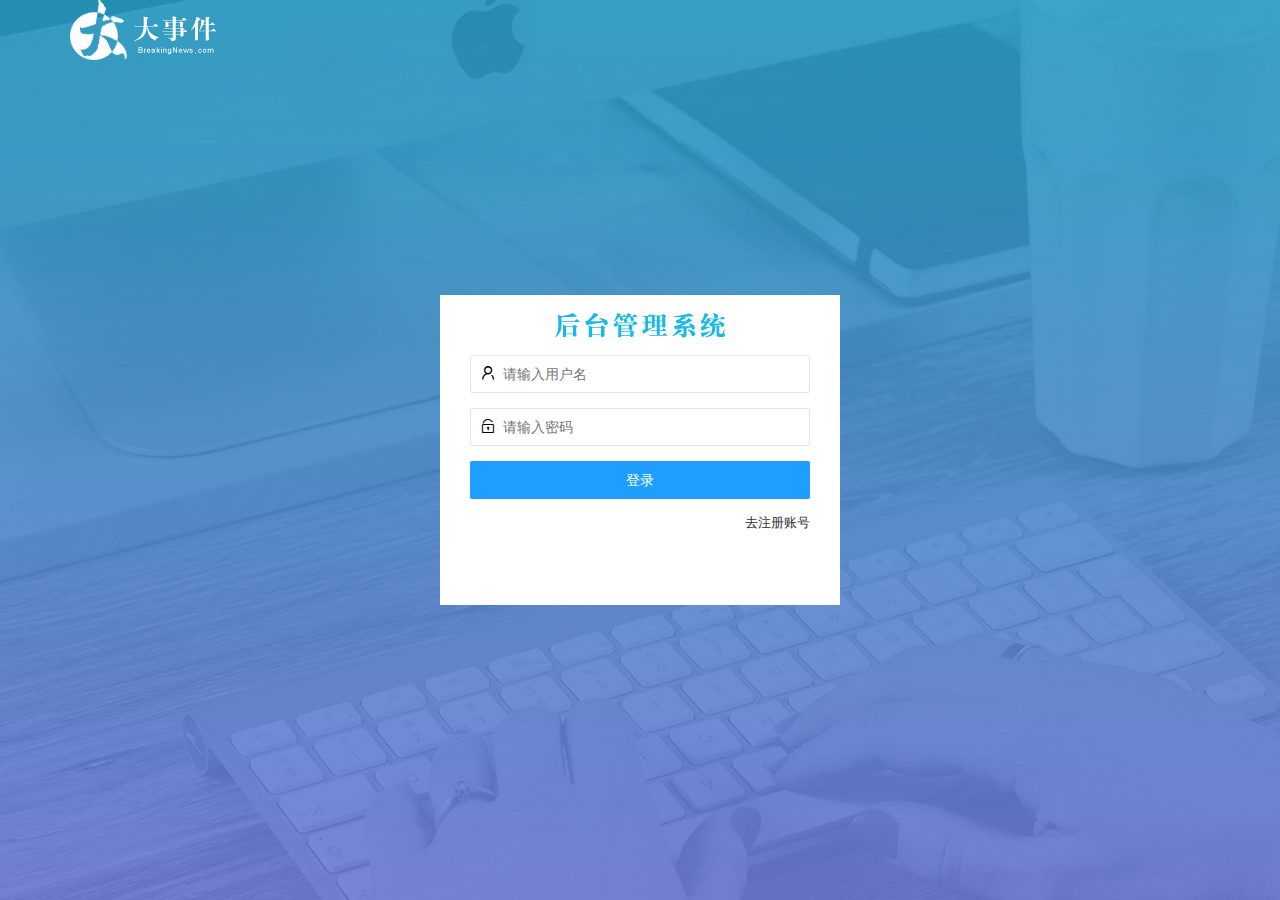
<file: login.html>
<!doctype html>
<html lang="en">
<head>
	<meta charset="UTF-8">
	<meta name="viewport"
	      content="width=device-width, user-scalable=no, initial-scale=1.0, maximum-scale=1.0, minimum-scale=1.0">
	<meta http-equiv="X-UA-Compatible" content="ie=edge">
	<title>Document</title>
	<!-- 导入layui的样式表 -->
	<link rel="stylesheet" href="./assets/lib/layui/css/layui.css">
	<!-- 导入自己的样式表 -->
	<link rel="stylesheet" href="./assets/css/login.css">
</head>
<body>
	<!-- 头部logo区域 -->
	<div class="layui-main">
		<img src="./assets/images/logo.png" alt="">
	</div>
	<!-- 登录注册区域 -->
	<div class="loginAndRegBox">
		<div class="titleBox"></div>
		<!-- 登录 -->
		<div class="login-box">
			<!--登录的表单-->
			<form class="layui-form" action="" id="form_login">
				<!--用户名-->
				<div class="layui-form-item">
					<i class="layui-icon layui-icon-username"></i>
					<input type="text" name="username" required  lay-verify="required" placeholder="请输入用户名" autocomplete="off" class="layui-input">
				</div>
				<!--密码-->
				<div class="layui-form-item">
					<i class="layui-icon layui-icon-password"></i>
					<input type="password" name="password" required  lay-verify="required|pwd" placeholder="请输入密码" autocomplete="off" class="layui-input">
				</div>
				<!--登录按钮-->
				<div class="layui-form-item">
					<!--注意：表单提交按钮和普通按钮的区别在于lay-submit按钮-->
					<button class="layui-btn layui-btn-fluid layui-btn-normal" lay-submit>登录</button>
				</div>
				<div class="layui-form-item links">
					<a href="javascript:;" id="link_reg">去注册账号</a>
				</div>

			</form>

		</div>
		<!-- 注册 -->
		<div class="reg-box">
			<!--注册的表单-->
			<form class="layui-form" action="" id="form_reg">
				<!--用户名-->
				<div class="layui-form-item">
					<i class="layui-icon layui-icon-username"></i>
					<input type="text" name="username" required  lay-verify="required" placeholder="请输入用户名" autocomplete="off" class="layui-input">
				</div>
				<!--密码-->
				<div class="layui-form-item">
					<i class="layui-icon layui-icon-password"></i>
					<input type="password" name="password" required  lay-verify="required|pwd" placeholder="请输入密码" autocomplete="off" class="layui-input">
				</div>
				<!--密码确认-->
				<div class="layui-form-item">
					<i class="layui-icon layui-icon-password"></i>
					<input type="password" name="re-password" required  lay-verify="required|pwd|repwd" placeholder="再次确认密码" autocomplete="off" class="layui-input">
				</div>
				<!--登录按钮-->
				<div class="layui-form-item">
					<!--注意：表单提交按钮和普通按钮的区别在于lay-submit按钮-->
					<button class="layui-btn layui-btn-fluid layui-btn-normal" lay-submit>注册</button>
				</div>
				<div class="layui-form-item links">
					<a href="javascript:;" id="link_login">去登录</a>
				</div>

			</form>

		</div>
	</div>
	<!-- 导入layui的js文件 -->
	<script src="./assets/lib/layui/layui.all.js"></script>
	<!--  导入jquery -->
	<script src="./assets/lib/jquery.js"></script>
	<!-- 导入自己封装的baseAPI.js -->
	<script src="./assets/js/baseAPI.js"></script>
	<!--  导入自己的js -->
	<script src="./assets/js/login.js"></script>

</body>
</html>
</file>
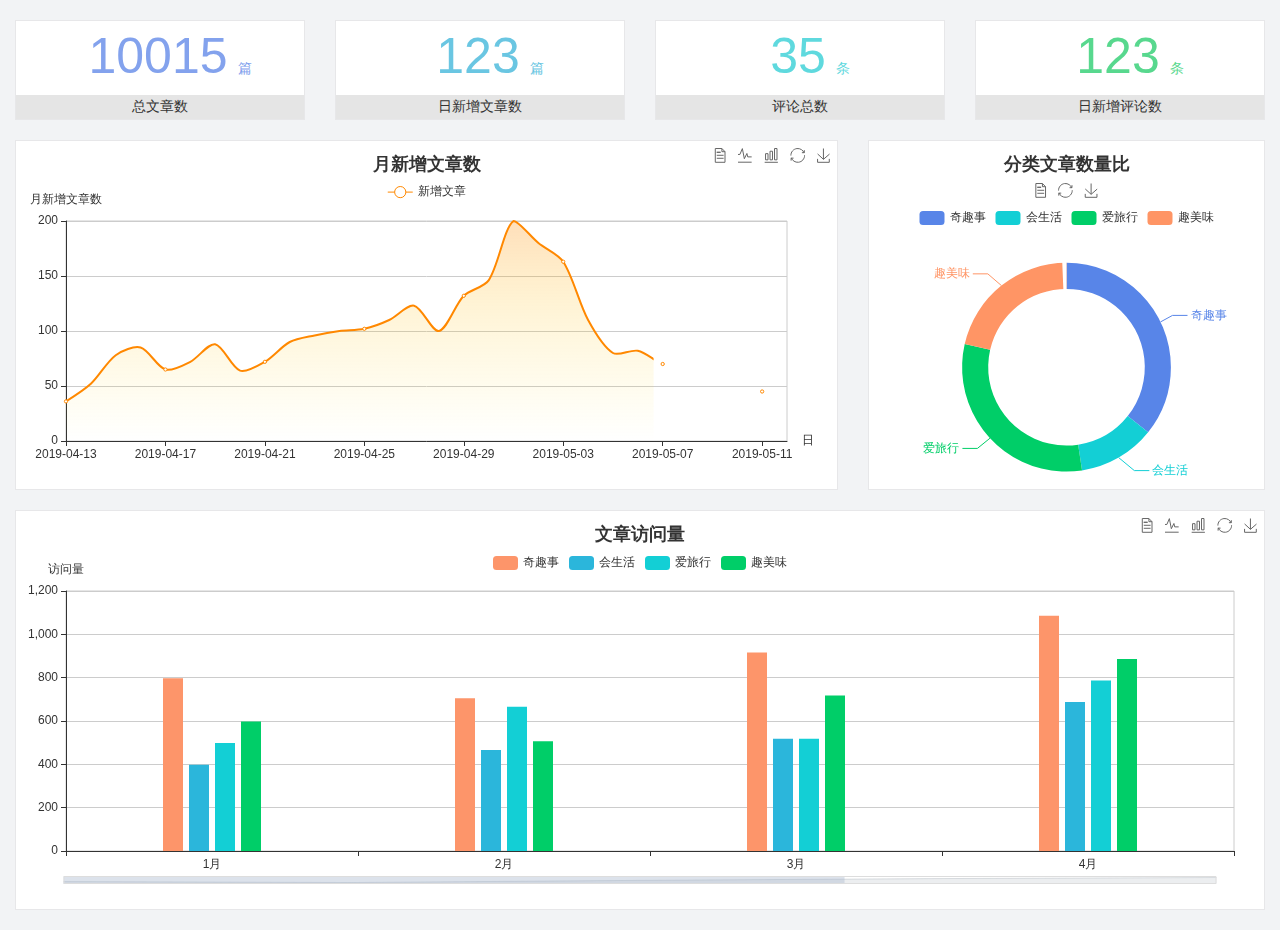
<file: home/dashboard.html>
<!DOCTYPE html>
<html lang="en">

<head>
  <meta charset="UTF-8">
  <meta name="viewport" content="width=device-width, initial-scale=1.0">
  <meta http-equiv="X-UA-Compatible" content="ie=edge">
  <title>图表统计</title>
  <link rel="stylesheet" href="../assets/lib/bootstrap.css" />
  <link rel="stylesheet" href="../assets/lib/main.css" />
  <script src="../assets/lib/jquery.js"></script>
  <script type="text/javascript" src="../assets/lib/echarts.min.js"></script>
</head>

<body>
  <div class="container-fluid">
    <div class="row spannel_list">
      <div class="col-sm-3 col-xs-6">
        <div class="spannel">
          <em>10015</em><span>篇</span>
          <b>总文章数</b>
        </div>
      </div>
      <div class="col-sm-3 col-xs-6">
        <div class="spannel scolor01">
          <em>123</em><span>篇</span>
          <b>日新增文章数</b>
        </div>
      </div>
      <div class="col-sm-3 col-xs-6">
        <div class="spannel scolor02">
          <em>35</em><span>条</span>
          <b>评论总数</b>
        </div>
      </div>
      <div class="col-sm-3 col-xs-6">
        <div class="spannel scolor03">
          <em>123</em><span>条</span>
          <b>日新增评论数</b>
        </div>
      </div>
    </div>
  </div>

  <div class="container-fluid">
    <div class="row curve-pie">
      <div class="col-lg-8 col-md-8">
        <div class="gragh_pannel" id="curve_show"></div>
      </div>
      <div class="col-lg-4 col-md-4">
        <div class="gragh_pannel" id="pie_show"></div>
      </div>
    </div>
  </div>

  <div class="container-fluid">
    <div class="column_pannel" id="column_show"></div>
  </div>

  <script>
    var oChart = echarts.init(document.getElementById('curve_show'));
    var aList_all = [
      { 'count': 36, 'date': '2019-04-13' },
      { 'count': 52, 'date': '2019-04-14' },
      { 'count': 78, 'date': '2019-04-15' },
      { 'count': 85, 'date': '2019-04-16' },
      { 'count': 65, 'date': '2019-04-17' },
      { 'count': 72, 'date': '2019-04-18' },
      { 'count': 88, 'date': '2019-04-19' },
      { 'count': 64, 'date': '2019-04-20' },
      { 'count': 72, 'date': '2019-04-21' },
      { 'count': 90, 'date': '2019-04-22' },
      { 'count': 96, 'date': '2019-04-23' },
      { 'count': 100, 'date': '2019-04-24' },
      { 'count': 102, 'date': '2019-04-25' },
      { 'count': 110, 'date': '2019-04-26' },
      { 'count': 123, 'date': '2019-04-27' },
      { 'count': 100, 'date': '2019-04-28' },
      { 'count': 132, 'date': '2019-04-29' },
      { 'count': 146, 'date': '2019-04-30' },
      { 'count': 200, 'date': '2019-05-01' },
      { 'count': 180, 'date': '2019-05-02' },
      { 'count': 163, 'date': '2019-05-03' },
      { 'count': 110, 'date': '2019-05-04' },
      { 'count': 80, 'date': '2019-05-05' },
      { 'count': 82, 'date': '2019-05-06' },
      { 'count': 70, 'date': '2019-05-07' },
      { 'count': 65, 'date': '2019-05-08' },
      { 'count': 54, 'date': '2019-05-09' },
      { 'count': 40, 'date': '2019-05-10' },
      { 'count': 45, 'date': '2019-05-11' },
      { 'count': 38, 'date': '2019-05-12' },
    ];

    let aCount = [];
    let aDate = [];

    for (var i = 0; i < aList_all.length; i++) {
      aCount.push(aList_all[i].count);
      aDate.push(aList_all[i].date);
    }

    var chartopt = {
      title: {
        text: '月新增文章数',
        left: 'center',
        top: '10'
      },
      tooltip: {
        trigger: 'axis'
      },
      legend: {
        data: ['新增文章'],
        top: '40'
      },
      toolbox: {
        show: true,
        feature: {
          mark: { show: true },
          dataView: { show: true, readOnly: false },
          magicType: { show: true, type: ['line', 'bar'] },
          restore: { show: true },
          saveAsImage: { show: true }
        }
      },
      calculable: true,
      xAxis: [
        {
          name: '日',
          type: 'category',
          boundaryGap: false,
          data: aDate
        }
      ],
      yAxis: [
        {
          name: '月新增文章数',
          type: 'value'
        }
      ],
      series: [
        {
          name: '新增文章',
          type: 'line',
          smooth: true,
          itemStyle: { normal: { areaStyle: { type: 'default' }, color: '#f80' }, lineStyle: { color: '#f80' } },
          data: aCount
        }],
      areaStyle: {
        normal: {
          color: new echarts.graphic.LinearGradient(0, 0, 0, 1, [{
            offset: 0,
            color: 'rgba(255,136,0,0.39)'
          }, {
            offset: .34,
            color: 'rgba(255,180,0,0.25)'
          }, {
            offset: 1,
            color: 'rgba(255,222,0,0.00)'
          }])

        }
      },
      grid: {
        show: true,
        x: 50,
        x2: 50,
        y: 80,
        height: 220
      }
    };

    oChart.setOption(chartopt);


    var oPie = echarts.init(document.getElementById('pie_show'));
    var oPieopt =
    {
      title: {
        top: 10,
        text: '分类文章数量比',
        x: 'center'
      },
      tooltip: {
        trigger: 'item',
        formatter: "{a} <br/>{b} : {c} ({d}%)"
      },
      color: ['#5885e8', '#13cfd5', '#00ce68', '#ff9565'],
      legend: {
        x: 'center',
        top: 65,
        data: ['奇趣事', '会生活', '爱旅行', '趣美味']
      },
      toolbox: {
        show: true,
        x: 'center',
        top: 35,
        feature: {
          mark: { show: true },
          dataView: { show: true, readOnly: false },
          magicType: {
            show: true,
            type: ['pie', 'funnel'],
            option: {
              funnel: {
                x: '25%',
                width: '50%',
                funnelAlign: 'left',
                max: 1548
              }
            }
          },
          restore: { show: true },
          saveAsImage: { show: true }
        }
      },
      calculable: true,
      series: [
        {
          name: '访问来源',
          type: 'pie',
          radius: ['45%', '60%'],
          center: ['50%', '65%'],
          data: [
            { value: 300, name: '奇趣事' },
            { value: 100, name: '会生活' },
            { value: 260, name: '爱旅行' },
            { value: 180, name: '趣美味' }
          ]
        }
      ]
    };
    oPie.setOption(oPieopt);



    var oColumn = this.echarts.init(document.getElementById('column_show'));
    var oColumnopt =
    {
      title: {
        text: '文章访问量',
        left: 'center',
        top: '10'
      },
      tooltip: {
        trigger: 'axis'
      },
      legend: {
        data: ['奇趣事', '会生活', '爱旅行', '趣美味'],
        top: '40'
      },
      toolbox: {
        show: true,
        feature: {
          mark: { show: true },
          dataView: { show: true, readOnly: false },
          magicType: { show: true, type: ['line', 'bar'] },
          restore: { show: true },
          saveAsImage: { show: true }
        }
      },
      calculable: true,
      xAxis: [
        {
          type: 'category',
          data: ['1月', '2月', '3月', '4月', '5月']
        }
      ],
      yAxis: [
        {
          name: '访问量',
          type: 'value'
        }
      ],
      series: [
        {
          name: '奇趣事',
          type: 'bar',
          barWidth: 20,
          itemStyle: {
            normal: { areaStyle: { type: 'default' }, color: '#fd956a' }
          },
          data: [800, 708, 920, 1090, 1200]
        },
        {
          name: '会生活',
          type: 'bar',
          barWidth: 20,
          itemStyle: {
            normal: { areaStyle: { type: 'default' }, color: '#2bb6db' }
          },
          data: [400, 468, 520, 690, 800]
        },
        {
          name: '爱旅行',
          type: 'bar',
          barWidth: 20,
          itemStyle: {
            normal: { areaStyle: { type: 'default' }, color: '#13cfd5' }
          },
          data: [500, 668, 520, 790, 900]
        },
        {
          name: '趣美味',
          type: 'bar',
          barWidth: 20,
          itemStyle: {
            normal: { areaStyle: { type: 'default' }, color: '#00ce68' }
          },
          data: [600, 508, 720, 890, 1000]
        }
      ],
      grid: {
        show: true,
        x: 50,
        x2: 30,
        y: 80,
        height: 260
      },
      dataZoom: [//给x轴设置滚动条
        {
          start: 0,//默认为0
          end: 100 - 1000 / 31,//默认为100
          type: 'slider',
          show: true,
          xAxisIndex: [0],
          handleSize: 0,//滑动条的 左右2个滑动条的大小
          height: 8,//组件高度
          left: 45, //左边的距离
          right: 50,//右边的距离
          bottom: 26,//右边的距离
          handleColor: '#ddd',//h滑动图标的颜色
          handleStyle: {
            borderColor: "#cacaca",
            borderWidth: "1",
            shadowBlur: 2,
            background: "#ddd",
            shadowColor: "#ddd",
          }
        }]
    };
    oColumn.setOption(oColumnopt);
  </script>
</body>

</html>
</file>
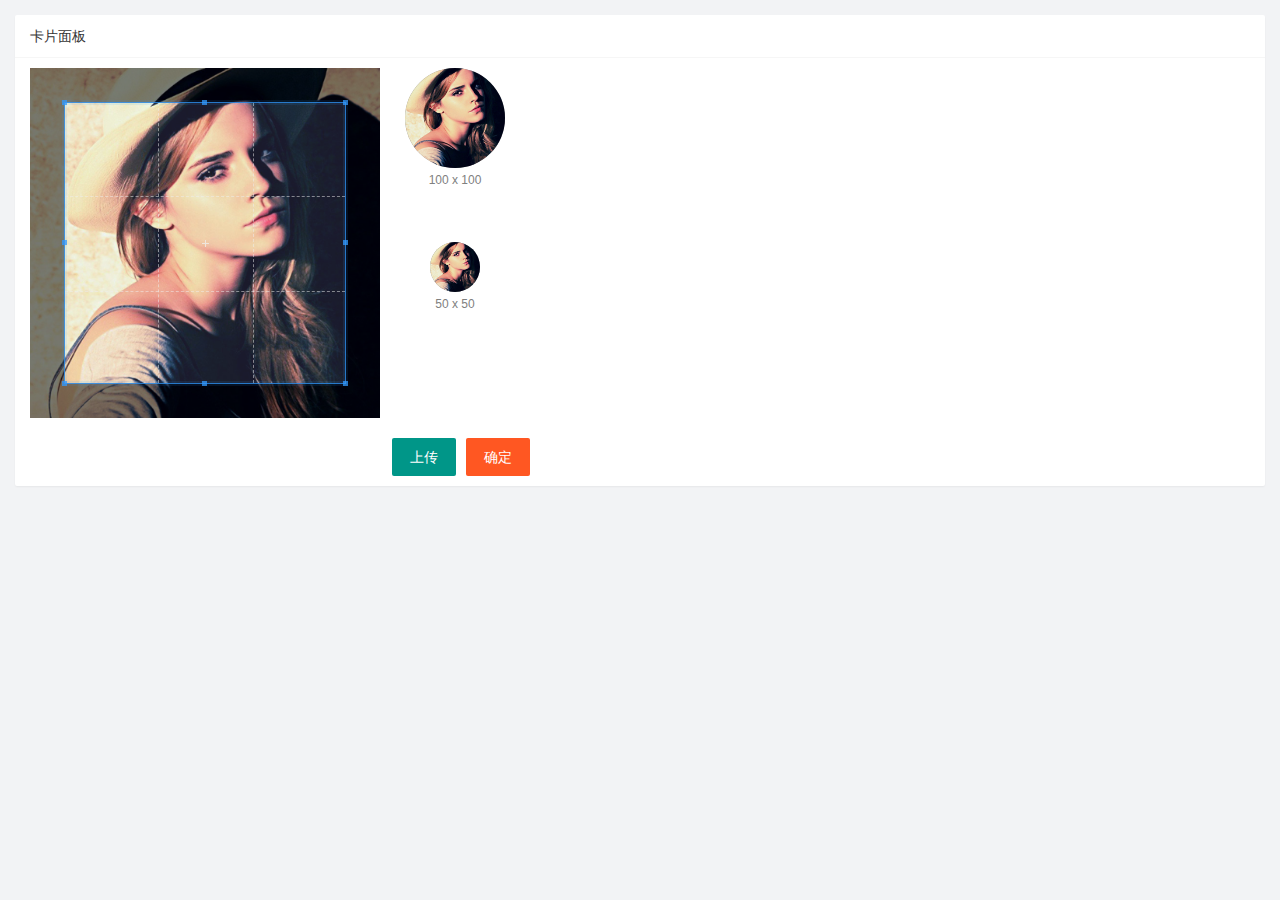
<file: user/user_ava.html>
<!doctype html>
<html lang="en">
<head>
	<meta charset="UTF-8">
	<meta name="viewport"
	      content="width=device-width, user-scalable=no, initial-scale=1.0, maximum-scale=1.0, minimum-scale=1.0">
	<meta http-equiv="X-UA-Compatible" content="ie=edge">
	<title>Document</title>
	<!--导入layui的样式-->
	<link rel="stylesheet" href="../assets/lib/layui/css/layui.css" />
	<!--导入cropper的样式-->
	<link rel="stylesheet" href="../assets/lib/cropper/cropper.css" />
	<!--导入自己的css样式-->
	<link rel="stylesheet" href="../assets/css/user/user_ava.css" />

</head>
<body>
	<!--卡片区域-->
	<div class="layui-card">
		<div class="layui-card-header">卡片面板</div>
		<div class="layui-card-body">
			<!-- 第一行的图片裁剪和预览区域 -->
			<div class="row1">
				<!-- 图片裁剪区域 -->
				<div class="cropper-box">
					<!-- 这个 img 标签很重要，将来会把它初始化为裁剪区域 -->
					<img id="image" src="../assets/images/sample.jpg" />
				</div>
				<!-- 图片的预览区域 -->
				<div class="preview-box">
					<div>
						<!-- 宽高为 100px 的预览区域 -->
						<div class="img-preview w100"></div>
						<p class="size">100 x 100</p>
					</div>
					<div>
						<!-- 宽高为 50px 的预览区域 -->
						<div class="img-preview w50"></div>
						<p class="size">50 x 50</p>
					</div>
				</div>
			</div>

			<!-- 第二行的按钮区域 -->
			<div class="row2">
				<!--使用accept选择特定格式的照片-->
				<input type="file" id="file" accept="image/png,image/jpeg" />
				<button type="button" class="layui-btn" id="btnChooseImage">上传</button>
				<button type="button" class="layui-btn layui-btn-danger" id="btnUpload">确定</button>
			</div>
		</div>
	</div>

	<!--导入layui的js-->
	<script src="../assets/lib/layui/layui.all.js"></script>
	<!--导入JQuery-->
	<script src="../assets/lib/jquery.js"></script>
	<!--导入cropper的js-->
	<script src="../assets/lib/cropper/Cropper.js"></script>
	<script src="../assets/lib/cropper/jquery-cropper.js"></script>
	<!--导入baseAPI-->
	<script src="../assets/js/baseAPI.js"></script>
	<!--导入自己的js文件-->
	<script src="../assets/js/user/user_ava.js"></script>
</body>
</html>
</file>
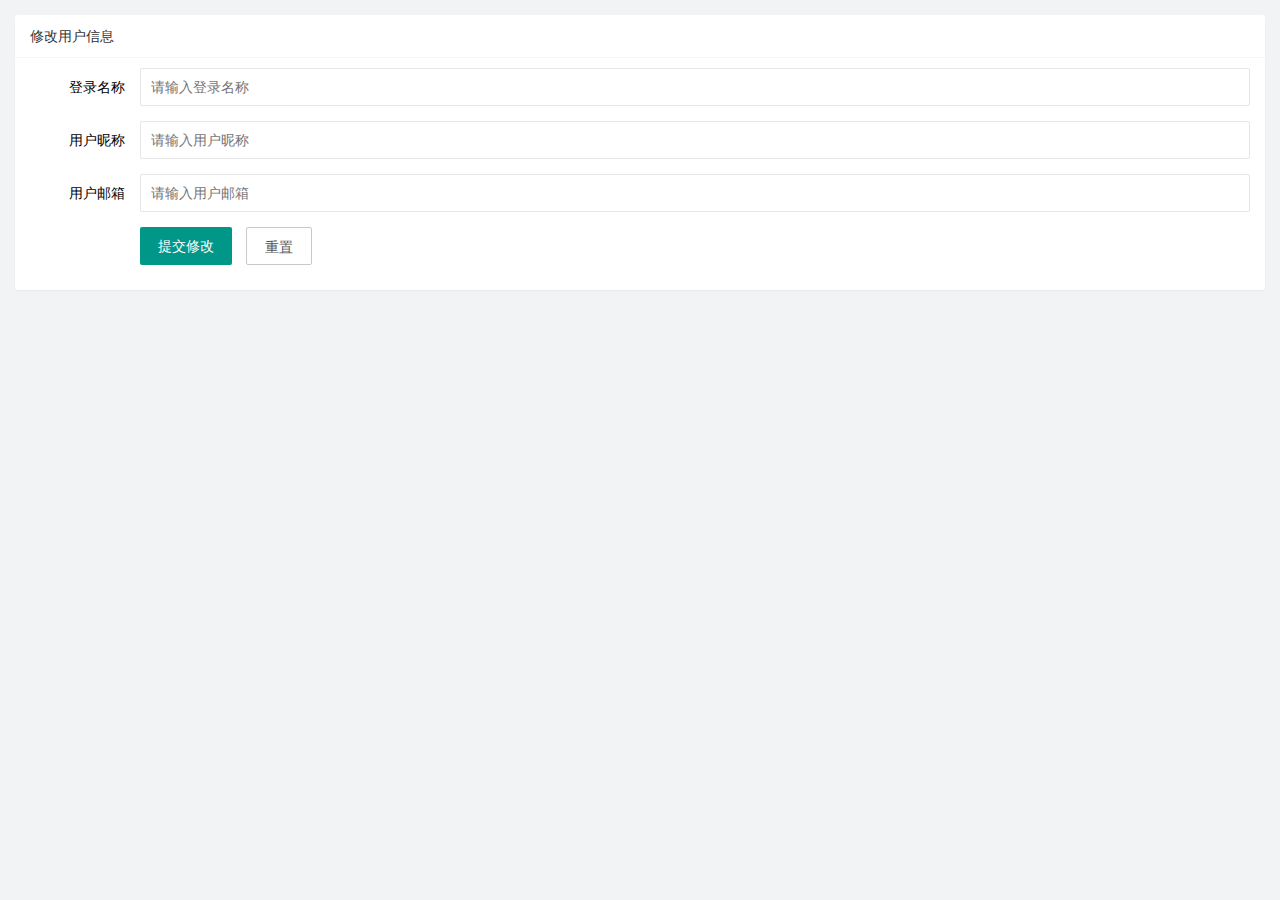
<file: user/user_info.html>
<!doctype html>
<html lang="en">
<head>
	<meta charset="UTF-8">
	<meta name="viewport"
	      content="width=device-width, user-scalable=no, initial-scale=1.0, maximum-scale=1.0, minimum-scale=1.0">
	<meta http-equiv="X-UA-Compatible" content="ie=edge">
	<title>Document</title>
	<!--导入layui的样式-->
	<link rel="stylesheet" href="../assets/lib/layui/css/layui.css" />
	<!--导入自己的css样式-->
	<link rel="stylesheet" href="../assets/css/user/user_info.css" />
</head>
<body>
	<!--卡片区域-->
	<div class="layui-card">
		<div class="layui-card-header">修改用户信息</div>
		<div class="layui-card-body">
			<!--表单区域-->
			<form class="layui-form" lay-filter="formUserInfo">
				<!--这是隐藏域， 不可见-->
				<input type="hidden" name="id" value=""/>
				<div class="layui-form-item">
					<label class="layui-form-label">登录名称</label>
					<div class="layui-input-block">
						<input type="text" name="username" required  lay-verify="required" placeholder="请输入登录名称" autocomplete="off" class="layui-input">
					</div>
				</div>
				<div class="layui-form-item">
					<label class="layui-form-label">用户昵称</label>
					<div class="layui-input-block">
						<input type="text" name="nickname" required  lay-verify="required|nickname" placeholder="请输入用户昵称" autocomplete="off" class="layui-input">
					</div>
				</div>
				<div class="layui-form-item">
					<label class="layui-form-label">用户邮箱</label>
					<div class="layui-input-block">
						<input type="text" name="email" placeholder="请输入用户邮箱" autocomplete="off" class="layui-input">
					</div>
				</div>
				<div class="layui-form-item">
					<div class="layui-input-block">
						<button class="layui-btn" lay-submit lay-filter="formDemo" id="btnSubmit">提交修改</button>
						<button type="reset" class="layui-btn layui-btn-primary" id="btnReset">重置</button>
					</div>
				</div>
			</form>
		</div>
	</div>

	<!--导入layui的js-->
	<script src="../assets/lib/layui/layui.all.js"></script>
	<!--导入JQuery-->
	<script src="../assets/lib/jquery.js"></script>
	<!--导入baseAPI-->
	<script src="../assets/js/baseAPI.js"></script>
	<!--导入自己的js文件-->
	<script src="../assets/js/user/user_info.js"></script>

</body>
</html>
</file>
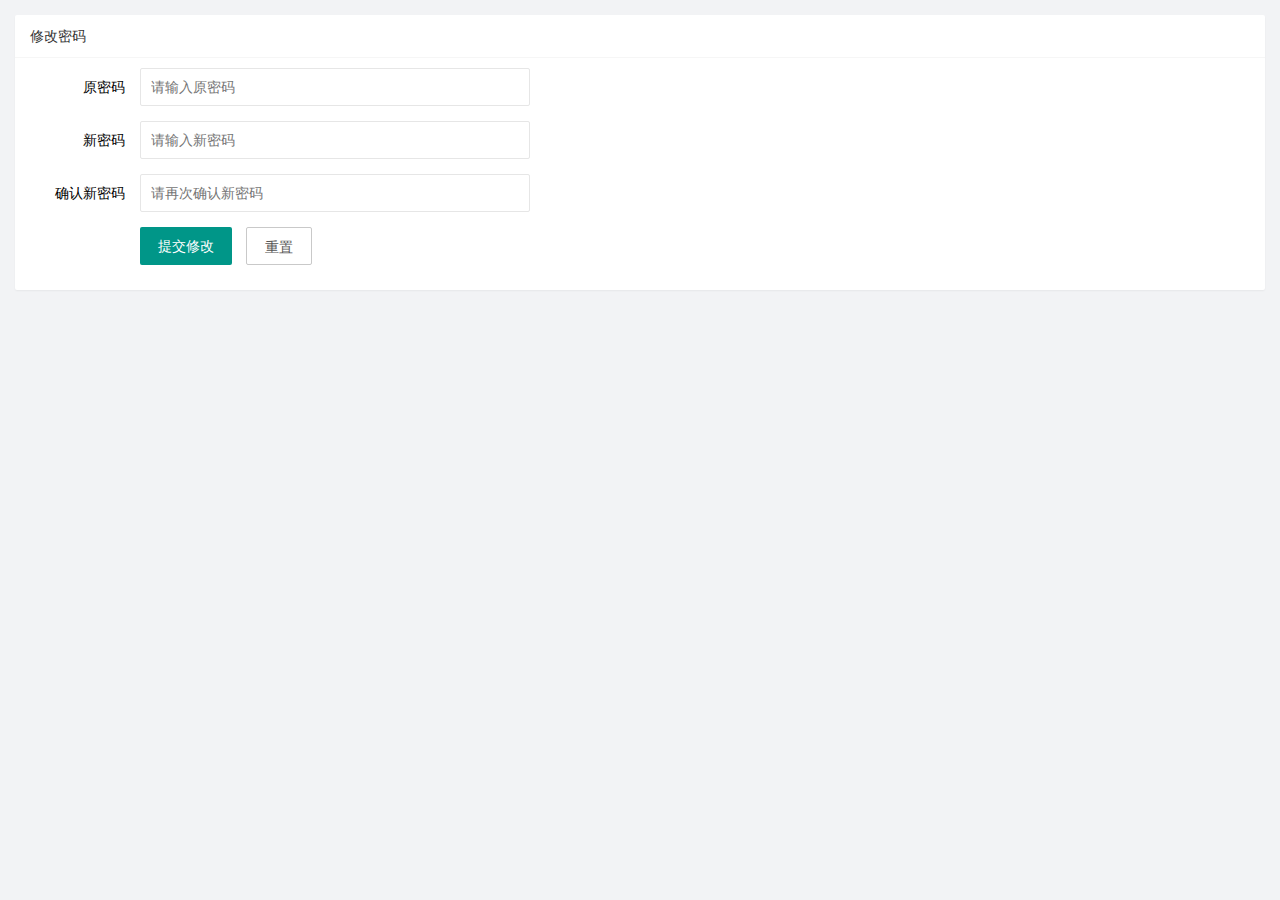
<file: user/user_pwd.html>
<!doctype html>
<html lang="en">
<head>
	<meta charset="UTF-8">
	<meta name="viewport"
	      content="width=device-width, user-scalable=no, initial-scale=1.0, maximum-scale=1.0, minimum-scale=1.0">
	<meta http-equiv="X-UA-Compatible" content="ie=edge">
	<title>Document</title>
	<!--导入layui的样式-->
	<link rel="stylesheet" href="../assets/lib/layui/css/layui.css" />
	<!--导入自己的css样式-->
	<link rel="stylesheet" href="../assets/css/user/user_pwd.css" />
</head>
<body>
	<!--卡片区域-->
	<div class="layui-card">
		<div class="layui-card-header">修改密码</div>
		<div class="layui-card-body">
			<!--表单区域-->
			<form class="layui-form" lay-filter="formUserInfo">
				<!--这是隐藏域， 不可见-->
				<input type="hidden" name="id" value=""/>
				<div class="layui-form-item">
					<label class="layui-form-label">原密码</label>
					<div class="layui-input-block">
						<input type="password" name="oldPwd" required  lay-verify="required|pwd" placeholder="请输入原密码" autocomplete="off" class="layui-input">
					</div>
				</div>
				<div class="layui-form-item">
					<label class="layui-form-label">新密码</label>
					<div class="layui-input-block">
						<input type="password" name="newPwd" required  lay-verify="required|pwd|samePwd" placeholder="请输入新密码" autocomplete="off" class="layui-input">
					</div>
				</div>
				<div class="layui-form-item">
					<label class="layui-form-label">确认新密码</label>
					<div class="layui-input-block">
						<input type="password" name="rePwd" required  lay-verify="required|pwd|rePwd" placeholder="请再次确认新密码" autocomplete="off" class="layui-input">
					</div>
				</div>
				<div class="layui-form-item">
					<div class="layui-input-block">
						<button class="layui-btn" lay-submit lay-filter="formDemo" id="btnSubmit">提交修改</button>
						<button type="reset" class="layui-btn layui-btn-primary" id="btnReset">重置</button>
					</div>
				</div>
			</form>
		</div>
	</div>
	<!--导入layui的js-->
	<script src="../assets/lib/layui/layui.all.js"></script>
	<!--导入JQuery-->
	<script src="../assets/lib/jquery.js"></script>
	<!--导入baseAPI-->
	<script src="../assets/js/baseAPI.js"></script>
	<!--导入自己的js文件-->
	<script src="../assets/js/user/user_pwd.js"></script>
</body>
</html>
</file>
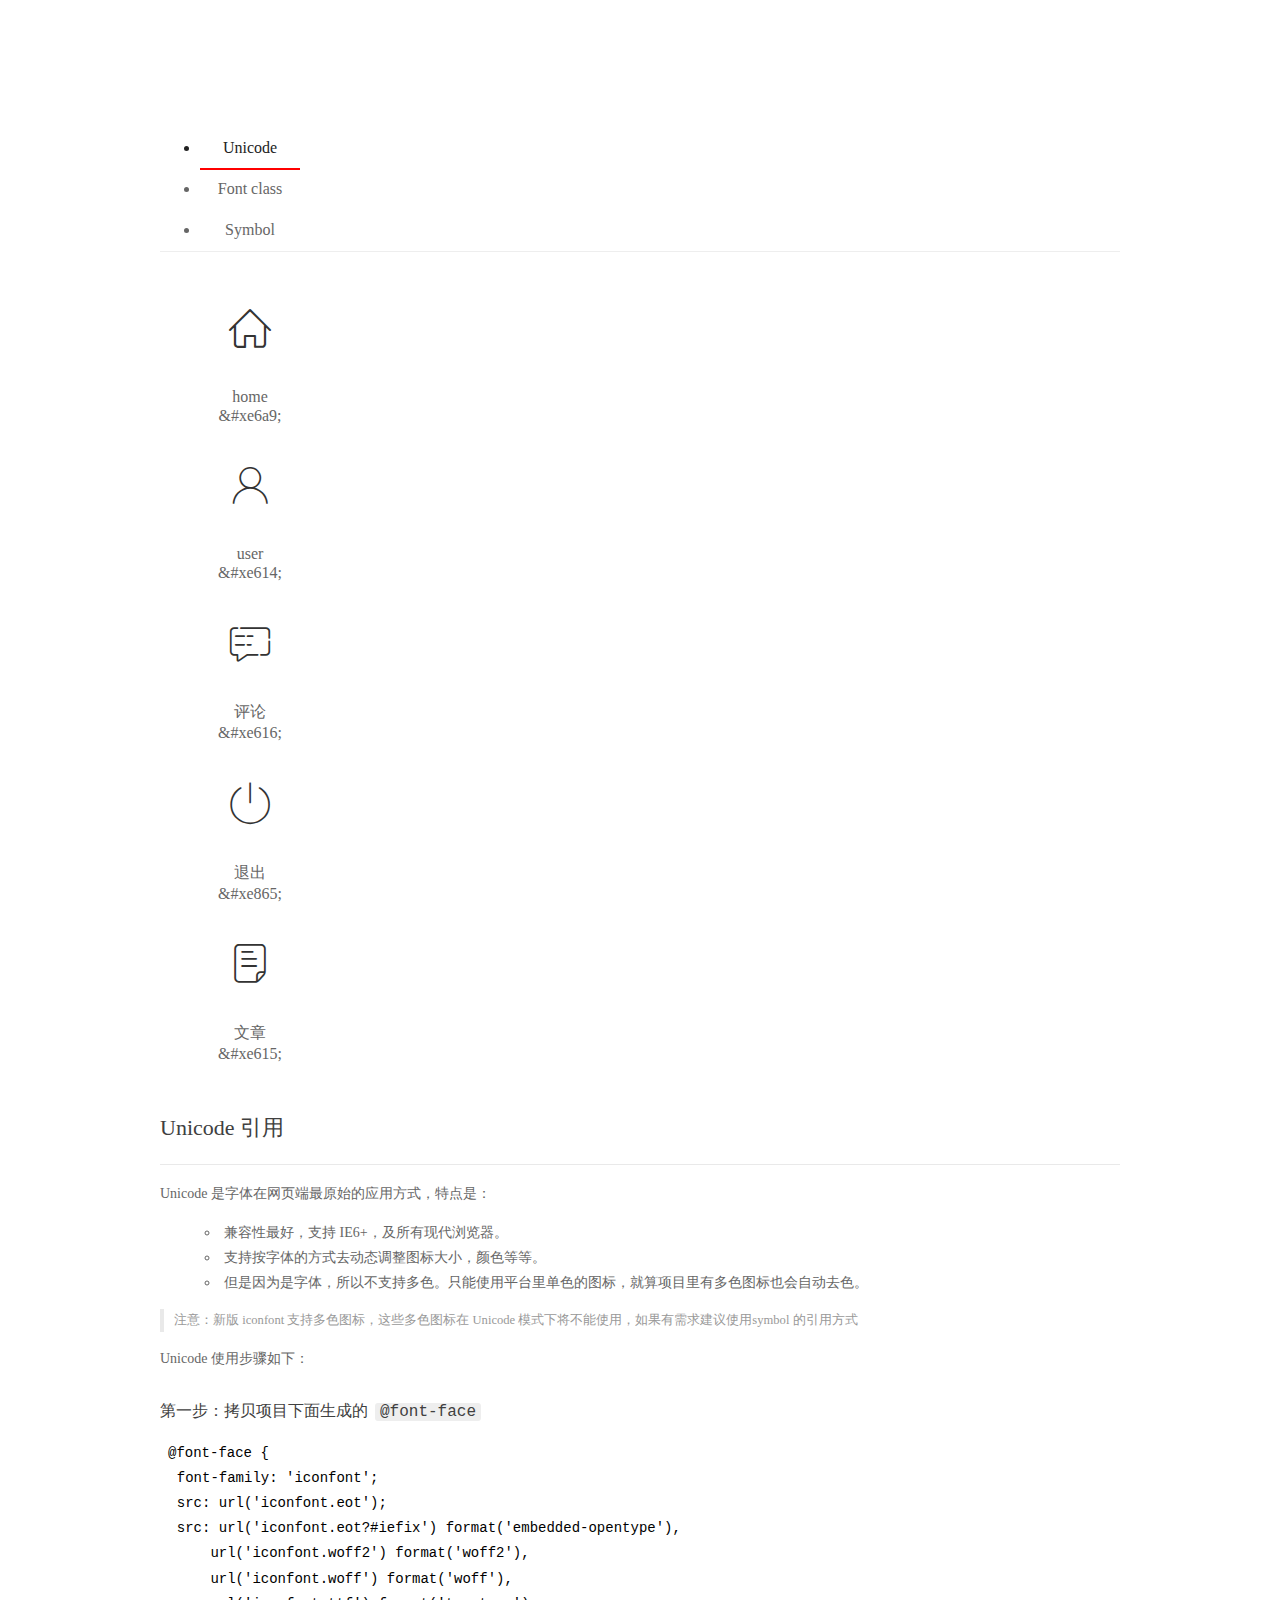
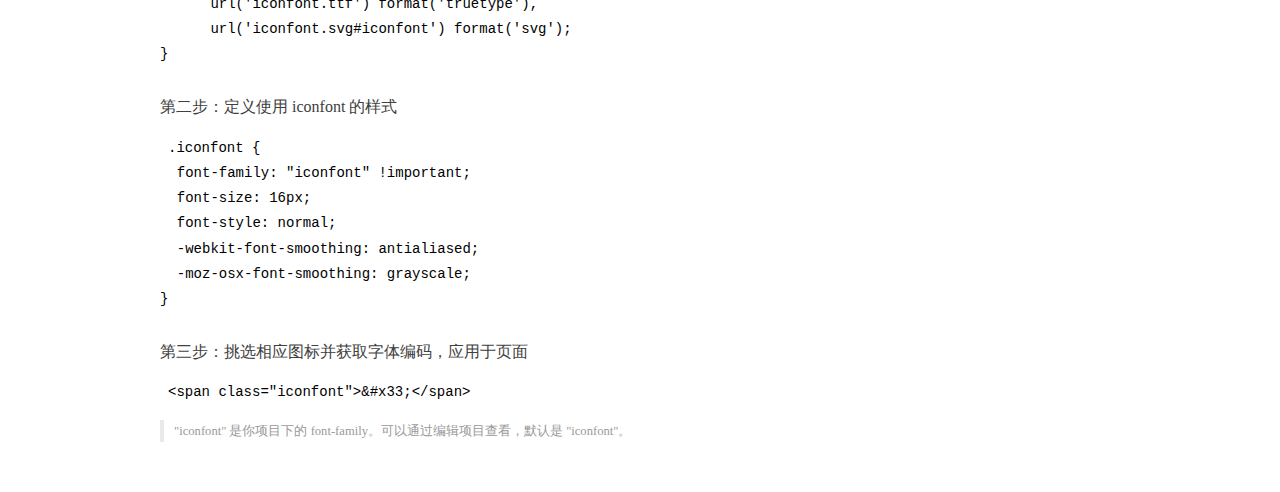
<file: assets/fonts/demo_index.html>
<!DOCTYPE html>
<html>
<head>
  <meta charset="utf-8"/>
  <title>IconFont Demo</title>
  <link rel="shortcut icon" href="https://gtms04.alicdn.com/tps/i4/TB1_oz6GVXXXXaFXpXXJDFnIXXX-64-64.ico" type="image/x-icon"/>
  <link rel="stylesheet" href="https://g.alicdn.com/thx/cube/1.3.2/cube.min.css">
  <link rel="stylesheet" href="demo.css">
  <link rel="stylesheet" href="iconfont.css">
  <script src="iconfont.js"></script>
  <!-- jQuery -->
  <script src="https://a1.alicdn.com/oss/uploads/2018/12/26/7bfddb60-08e8-11e9-9b04-53e73bb6408b.js"></script>
  <!-- 代码高亮 -->
  <script src="https://a1.alicdn.com/oss/uploads/2018/12/26/a3f714d0-08e6-11e9-8a15-ebf944d7534c.js"></script>
</head>
<body>
  <div class="main">
    <h1 class="logo"><a href="https://www.iconfont.cn/" title="iconfont 首页" target="_blank">&#xe86b;</a></h1>
    <div class="nav-tabs">
      <ul id="tabs" class="dib-box">
        <li class="dib active"><span>Unicode</span></li>
        <li class="dib"><span>Font class</span></li>
        <li class="dib"><span>Symbol</span></li>
      </ul>
      
    </div>
    <div class="tab-container">
      <div class="content unicode" style="display: block;">
          <ul class="icon_lists dib-box">
          
            <li class="dib">
              <span class="icon iconfont">&#xe6a9;</span>
                <div class="name">home</div>
                <div class="code-name">&amp;#xe6a9;</div>
              </li>
          
            <li class="dib">
              <span class="icon iconfont">&#xe614;</span>
                <div class="name">user</div>
                <div class="code-name">&amp;#xe614;</div>
              </li>
          
            <li class="dib">
              <span class="icon iconfont">&#xe616;</span>
                <div class="name">评论</div>
                <div class="code-name">&amp;#xe616;</div>
              </li>
          
            <li class="dib">
              <span class="icon iconfont">&#xe865;</span>
                <div class="name">退出</div>
                <div class="code-name">&amp;#xe865;</div>
              </li>
          
            <li class="dib">
              <span class="icon iconfont">&#xe615;</span>
                <div class="name">文章</div>
                <div class="code-name">&amp;#xe615;</div>
              </li>
          
          </ul>
          <div class="article markdown">
          <h2 id="unicode-">Unicode 引用</h2>
          <hr>

          <p>Unicode 是字体在网页端最原始的应用方式，特点是：</p>
          <ul>
            <li>兼容性最好，支持 IE6+，及所有现代浏览器。</li>
            <li>支持按字体的方式去动态调整图标大小，颜色等等。</li>
            <li>但是因为是字体，所以不支持多色。只能使用平台里单色的图标，就算项目里有多色图标也会自动去色。</li>
          </ul>
          <blockquote>
            <p>注意：新版 iconfont 支持多色图标，这些多色图标在 Unicode 模式下将不能使用，如果有需求建议使用symbol 的引用方式</p>
          </blockquote>
          <p>Unicode 使用步骤如下：</p>
          <h3 id="-font-face">第一步：拷贝项目下面生成的 <code>@font-face</code></h3>
<pre><code class="language-css"
>@font-face {
  font-family: 'iconfont';
  src: url('iconfont.eot');
  src: url('iconfont.eot?#iefix') format('embedded-opentype'),
      url('iconfont.woff2') format('woff2'),
      url('iconfont.woff') format('woff'),
      url('iconfont.ttf') format('truetype'),
      url('iconfont.svg#iconfont') format('svg');
}
</code></pre>
          <h3 id="-iconfont-">第二步：定义使用 iconfont 的样式</h3>
<pre><code class="language-css"
>.iconfont {
  font-family: "iconfont" !important;
  font-size: 16px;
  font-style: normal;
  -webkit-font-smoothing: antialiased;
  -moz-osx-font-smoothing: grayscale;
}
</code></pre>
          <h3 id="-">第三步：挑选相应图标并获取字体编码，应用于页面</h3>
<pre>
<code class="language-html"
>&lt;span class="iconfont"&gt;&amp;#x33;&lt;/span&gt;
</code></pre>
          <blockquote>
            <p>"iconfont" 是你项目下的 font-family。可以通过编辑项目查看，默认是 "iconfont"。</p>
          </blockquote>
          </div>
      </div>
      <div class="content font-class">
        <ul class="icon_lists dib-box">
          
          <li class="dib">
            <span class="icon iconfont icon-home"></span>
            <div class="name">
              home
            </div>
            <div class="code-name">.icon-home
            </div>
          </li>
          
          <li class="dib">
            <span class="icon iconfont icon-user"></span>
            <div class="name">
              user
            </div>
            <div class="code-name">.icon-user
            </div>
          </li>
          
          <li class="dib">
            <span class="icon iconfont icon-pinglun"></span>
            <div class="name">
              评论
            </div>
            <div class="code-name">.icon-pinglun
            </div>
          </li>
          
          <li class="dib">
            <span class="icon iconfont icon-tuichu"></span>
            <div class="name">
              退出
            </div>
            <div class="code-name">.icon-tuichu
            </div>
          </li>
          
          <li class="dib">
            <span class="icon iconfont icon-16"></span>
            <div class="name">
              文章
            </div>
            <div class="code-name">.icon-16
            </div>
          </li>
          
        </ul>
        <div class="article markdown">
        <h2 id="font-class-">font-class 引用</h2>
        <hr>

        <p>font-class 是 Unicode 使用方式的一种变种，主要是解决 Unicode 书写不直观，语意不明确的问题。</p>
        <p>与 Unicode 使用方式相比，具有如下特点：</p>
        <ul>
          <li>兼容性良好，支持 IE8+，及所有现代浏览器。</li>
          <li>相比于 Unicode 语意明确，书写更直观。可以很容易分辨这个 icon 是什么。</li>
          <li>因为使用 class 来定义图标，所以当要替换图标时，只需要修改 class 里面的 Unicode 引用。</li>
          <li>不过因为本质上还是使用的字体，所以多色图标还是不支持的。</li>
        </ul>
        <p>使用步骤如下：</p>
        <h3 id="-fontclass-">第一步：引入项目下面生成的 fontclass 代码：</h3>
<pre><code class="language-html">&lt;link rel="stylesheet" href="./iconfont.css"&gt;
</code></pre>
        <h3 id="-">第二步：挑选相应图标并获取类名，应用于页面：</h3>
<pre><code class="language-html">&lt;span class="iconfont icon-xxx"&gt;&lt;/span&gt;
</code></pre>
        <blockquote>
          <p>"
            iconfont" 是你项目下的 font-family。可以通过编辑项目查看，默认是 "iconfont"。</p>
        </blockquote>
      </div>
      </div>
      <div class="content symbol">
          <ul class="icon_lists dib-box">
          
            <li class="dib">
                <svg class="icon svg-icon" aria-hidden="true">
                  <use xlink:href="#icon-home"></use>
                </svg>
                <div class="name">home</div>
                <div class="code-name">#icon-home</div>
            </li>
          
            <li class="dib">
                <svg class="icon svg-icon" aria-hidden="true">
                  <use xlink:href="#icon-user"></use>
                </svg>
                <div class="name">user</div>
                <div class="code-name">#icon-user</div>
            </li>
          
            <li class="dib">
                <svg class="icon svg-icon" aria-hidden="true">
                  <use xlink:href="#icon-pinglun"></use>
                </svg>
                <div class="name">评论</div>
                <div class="code-name">#icon-pinglun</div>
            </li>
          
            <li class="dib">
                <svg class="icon svg-icon" aria-hidden="true">
                  <use xlink:href="#icon-tuichu"></use>
                </svg>
                <div class="name">退出</div>
                <div class="code-name">#icon-tuichu</div>
            </li>
          
            <li class="dib">
                <svg class="icon svg-icon" aria-hidden="true">
                  <use xlink:href="#icon-16"></use>
                </svg>
                <div class="name">文章</div>
                <div class="code-name">#icon-16</div>
            </li>
          
          </ul>
          <div class="article markdown">
          <h2 id="symbol-">Symbol 引用</h2>
          <hr>

          <p>这是一种全新的使用方式，应该说这才是未来的主流，也是平台目前推荐的用法。相关介绍可以参考这篇<a href="">文章</a>
            这种用法其实是做了一个 SVG 的集合，与另外两种相比具有如下特点：</p>
          <ul>
            <li>支持多色图标了，不再受单色限制。</li>
            <li>通过一些技巧，支持像字体那样，通过 <code>font-size</code>, <code>color</code> 来调整样式。</li>
            <li>兼容性较差，支持 IE9+，及现代浏览器。</li>
            <li>浏览器渲染 SVG 的性能一般，还不如 png。</li>
          </ul>
          <p>使用步骤如下：</p>
          <h3 id="-symbol-">第一步：引入项目下面生成的 symbol 代码：</h3>
<pre><code class="language-html">&lt;script src="./iconfont.js"&gt;&lt;/script&gt;
</code></pre>
          <h3 id="-css-">第二步：加入通用 CSS 代码（引入一次就行）：</h3>
<pre><code class="language-html">&lt;style&gt;
.icon {
  width: 1em;
  height: 1em;
  vertical-align: -0.15em;
  fill: currentColor;
  overflow: hidden;
}
&lt;/style&gt;
</code></pre>
          <h3 id="-">第三步：挑选相应图标并获取类名，应用于页面：</h3>
<pre><code class="language-html">&lt;svg class="icon" aria-hidden="true"&gt;
  &lt;use xlink:href="#icon-xxx"&gt;&lt;/use&gt;
&lt;/svg&gt;
</code></pre>
          </div>
      </div>

    </div>
  </div>
  <script>
  $(document).ready(function () {
      $('.tab-container .content:first').show()

      $('#tabs li').click(function (e) {
        var tabContent = $('.tab-container .content')
        var index = $(this).index()

        if ($(this).hasClass('active')) {
          return
        } else {
          $('#tabs li').removeClass('active')
          $(this).addClass('active')

          tabContent.hide().eq(index).fadeIn()
        }
      })
    })
  </script>
</body>
</html>
</file>
<file: assets/lib/layui/css/layui.css>
/** layui-v2.5.5 MIT License By https://www.layui.com */
 .layui-inline,img{display:inline-block;vertical-align:middle}h1,h2,h3,h4,h5,h6{font-weight:400}.layui-edge,.layui-header,.layui-inline,.layui-main{position:relative}.layui-body,.layui-edge,.layui-elip{overflow:hidden}.layui-btn,.layui-edge,.layui-inline,img{vertical-align:middle}.layui-btn,.layui-disabled,.layui-icon,.layui-unselect{-moz-user-select:none;-webkit-user-select:none;-ms-user-select:none}.layui-elip,.layui-form-checkbox span,.layui-form-pane .layui-form-label{text-overflow:ellipsis;white-space:nowrap}.layui-breadcrumb,.layui-tree-btnGroup{visibility:hidden}blockquote,body,button,dd,div,dl,dt,form,h1,h2,h3,h4,h5,h6,input,li,ol,p,pre,td,textarea,th,ul{margin:0;padding:0;-webkit-tap-highlight-color:rgba(0,0,0,0)}a:active,a:hover{outline:0}img{border:none}li{list-style:none}table{border-collapse:collapse;border-spacing:0}h4,h5,h6{font-size:100%}button,input,optgroup,option,select,textarea{font-family:inherit;font-size:inherit;font-style:inherit;font-weight:inherit;outline:0}pre{white-space:pre-wrap;white-space:-moz-pre-wrap;white-space:-pre-wrap;white-space:-o-pre-wrap;word-wrap:break-word}body{line-height:24px;font:14px Helvetica Neue,Helvetica,PingFang SC,Tahoma,Arial,sans-serif}hr{height:1px;margin:10px 0;border:0;clear:both}a{color:#333;text-decoration:none}a:hover{color:#777}a cite{font-style:normal;*cursor:pointer}.layui-border-box,.layui-border-box *{box-sizing:border-box}.layui-box,.layui-box *{box-sizing:content-box}.layui-clear{clear:both;*zoom:1}.layui-clear:after{content:'\20';clear:both;*zoom:1;display:block;height:0}.layui-inline{*display:inline;*zoom:1}.layui-edge{display:inline-block;width:0;height:0;border-width:6px;border-style:dashed;border-color:transparent}.layui-edge-top{top:-4px;border-bottom-color:#999;border-bottom-style:solid}.layui-edge-right{border-left-color:#999;border-left-style:solid}.layui-edge-bottom{top:2px;border-top-color:#999;border-top-style:solid}.layui-edge-left{border-right-color:#999;border-right-style:solid}.layui-disabled,.layui-disabled:hover{color:#d2d2d2!important;cursor:not-allowed!important}.layui-circle{border-radius:100%}.layui-show{display:block!important}.layui-hide{display:none!important}@font-face{font-family:layui-icon;src:url(../font/iconfont.eot?v=250);src:url(../font/iconfont.eot?v=250#iefix) format('embedded-opentype'),url(../font/iconfont.woff2?v=250) format('woff2'),url(../font/iconfont.woff?v=250) format('woff'),url(../font/iconfont.ttf?v=250) format('truetype'),url(../font/iconfont.svg?v=250#layui-icon) format('svg')}.layui-icon{font-family:layui-icon!important;font-size:16px;font-style:normal;-webkit-font-smoothing:antialiased;-moz-osx-font-smoothing:grayscale}.layui-icon-reply-fill:before{content:"\e611"}.layui-icon-set-fill:before{content:"\e614"}.layui-icon-menu-fill:before{content:"\e60f"}.layui-icon-search:before{content:"\e615"}.layui-icon-share:before{content:"\e641"}.layui-icon-set-sm:before{content:"\e620"}.layui-icon-engine:before{content:"\e628"}.layui-icon-close:before{content:"\1006"}.layui-icon-close-fill:before{content:"\1007"}.layui-icon-chart-screen:before{content:"\e629"}.layui-icon-star:before{content:"\e600"}.layui-icon-circle-dot:before{content:"\e617"}.layui-icon-chat:before{content:"\e606"}.layui-icon-release:before{content:"\e609"}.layui-icon-list:before{content:"\e60a"}.layui-icon-chart:before{content:"\e62c"}.layui-icon-ok-circle:before{content:"\1005"}.layui-icon-layim-theme:before{content:"\e61b"}.layui-icon-table:before{content:"\e62d"}.layui-icon-right:before{content:"\e602"}.layui-icon-left:before{content:"\e603"}.layui-icon-cart-simple:before{content:"\e698"}.layui-icon-face-cry:before{content:"\e69c"}.layui-icon-face-smile:before{content:"\e6af"}.layui-icon-survey:before{content:"\e6b2"}.layui-icon-tree:before{content:"\e62e"}.layui-icon-upload-circle:before{content:"\e62f"}.layui-icon-add-circle:before{content:"\e61f"}.layui-icon-download-circle:before{content:"\e601"}.layui-icon-templeate-1:before{content:"\e630"}.layui-icon-util:before{content:"\e631"}.layui-icon-face-surprised:before{content:"\e664"}.layui-icon-edit:before{content:"\e642"}.layui-icon-speaker:before{content:"\e645"}.layui-icon-down:before{content:"\e61a"}.layui-icon-file:before{content:"\e621"}.layui-icon-layouts:before{content:"\e632"}.layui-icon-rate-half:before{content:"\e6c9"}.layui-icon-add-circle-fine:before{content:"\e608"}.layui-icon-prev-circle:before{content:"\e633"}.layui-icon-read:before{content:"\e705"}.layui-icon-404:before{content:"\e61c"}.layui-icon-carousel:before{content:"\e634"}.layui-icon-help:before{content:"\e607"}.layui-icon-code-circle:before{content:"\e635"}.layui-icon-water:before{content:"\e636"}.layui-icon-username:before{content:"\e66f"}.layui-icon-find-fill:before{content:"\e670"}.layui-icon-about:before{content:"\e60b"}.layui-icon-location:before{content:"\e715"}.layui-icon-up:before{content:"\e619"}.layui-icon-pause:before{content:"\e651"}.layui-icon-date:before{content:"\e637"}.layui-icon-layim-uploadfile:before{content:"\e61d"}.layui-icon-delete:before{content:"\e640"}.layui-icon-play:before{content:"\e652"}.layui-icon-top:before{content:"\e604"}.layui-icon-friends:before{content:"\e612"}.layui-icon-refresh-3:before{content:"\e9aa"}.layui-icon-ok:before{content:"\e605"}.layui-icon-layer:before{content:"\e638"}.layui-icon-face-smile-fine:before{content:"\e60c"}.layui-icon-dollar:before{content:"\e659"}.layui-icon-group:before{content:"\e613"}.layui-icon-layim-download:before{content:"\e61e"}.layui-icon-picture-fine:before{content:"\e60d"}.layui-icon-link:before{content:"\e64c"}.layui-icon-diamond:before{content:"\e735"}.layui-icon-log:before{content:"\e60e"}.layui-icon-rate-solid:before{content:"\e67a"}.layui-icon-fonts-del:before{content:"\e64f"}.layui-icon-unlink:before{content:"\e64d"}.layui-icon-fonts-clear:before{content:"\e639"}.layui-icon-triangle-r:before{content:"\e623"}.layui-icon-circle:before{content:"\e63f"}.layui-icon-radio:before{content:"\e643"}.layui-icon-align-center:before{content:"\e647"}.layui-icon-align-right:before{content:"\e648"}.layui-icon-align-left:before{content:"\e649"}.layui-icon-loading-1:before{content:"\e63e"}.layui-icon-return:before{content:"\e65c"}.layui-icon-fonts-strong:before{content:"\e62b"}.layui-icon-upload:before{content:"\e67c"}.layui-icon-dialogue:before{content:"\e63a"}.layui-icon-video:before{content:"\e6ed"}.layui-icon-headset:before{content:"\e6fc"}.layui-icon-cellphone-fine:before{content:"\e63b"}.layui-icon-add-1:before{content:"\e654"}.layui-icon-face-smile-b:before{content:"\e650"}.layui-icon-fonts-html:before{content:"\e64b"}.layui-icon-form:before{content:"\e63c"}.layui-icon-cart:before{content:"\e657"}.layui-icon-camera-fill:before{content:"\e65d"}.layui-icon-tabs:before{content:"\e62a"}.layui-icon-fonts-code:before{content:"\e64e"}.layui-icon-fire:before{content:"\e756"}.layui-icon-set:before{content:"\e716"}.layui-icon-fonts-u:before{content:"\e646"}.layui-icon-triangle-d:before{content:"\e625"}.layui-icon-tips:before{content:"\e702"}.layui-icon-picture:before{content:"\e64a"}.layui-icon-more-vertical:before{content:"\e671"}.layui-icon-flag:before{content:"\e66c"}.layui-icon-loading:before{content:"\e63d"}.layui-icon-fonts-i:before{content:"\e644"}.layui-icon-refresh-1:before{content:"\e666"}.layui-icon-rmb:before{content:"\e65e"}.layui-icon-home:before{content:"\e68e"}.layui-icon-user:before{content:"\e770"}.layui-icon-notice:before{content:"\e667"}.layui-icon-login-weibo:before{content:"\e675"}.layui-icon-voice:before{content:"\e688"}.layui-icon-upload-drag:before{content:"\e681"}.layui-icon-login-qq:before{content:"\e676"}.layui-icon-snowflake:before{content:"\e6b1"}.layui-icon-file-b:before{content:"\e655"}.layui-icon-template:before{content:"\e663"}.layui-icon-auz:before{content:"\e672"}.layui-icon-console:before{content:"\e665"}.layui-icon-app:before{content:"\e653"}.layui-icon-prev:before{content:"\e65a"}.layui-icon-website:before{content:"\e7ae"}.layui-icon-next:before{content:"\e65b"}.layui-icon-component:before{content:"\e857"}.layui-icon-more:before{content:"\e65f"}.layui-icon-login-wechat:before{content:"\e677"}.layui-icon-shrink-right:before{content:"\e668"}.layui-icon-spread-left:before{content:"\e66b"}.layui-icon-camera:before{content:"\e660"}.layui-icon-note:before{content:"\e66e"}.layui-icon-refresh:before{content:"\e669"}.layui-icon-female:before{content:"\e661"}.layui-icon-male:before{content:"\e662"}.layui-icon-password:before{content:"\e673"}.layui-icon-senior:before{content:"\e674"}.layui-icon-theme:before{content:"\e66a"}.layui-icon-tread:before{content:"\e6c5"}.layui-icon-praise:before{content:"\e6c6"}.layui-icon-star-fill:before{content:"\e658"}.layui-icon-rate:before{content:"\e67b"}.layui-icon-template-1:before{content:"\e656"}.layui-icon-vercode:before{content:"\e679"}.layui-icon-cellphone:before{content:"\e678"}.layui-icon-screen-full:before{content:"\e622"}.layui-icon-screen-restore:before{content:"\e758"}.layui-icon-cols:before{content:"\e610"}.layui-icon-export:before{content:"\e67d"}.layui-icon-print:before{content:"\e66d"}.layui-icon-slider:before{content:"\e714"}.layui-icon-addition:before{content:"\e624"}.layui-icon-subtraction:before{content:"\e67e"}.layui-icon-service:before{content:"\e626"}.layui-icon-transfer:before{content:"\e691"}.layui-main{width:1140px;margin:0 auto}.layui-header{z-index:1000;height:60px}.layui-header a:hover{transition:all .5s;-webkit-transition:all .5s}.layui-side{position:fixed;left:0;top:0;bottom:0;z-index:999;width:200px;overflow-x:hidden}.layui-side-scroll{position:relative;width:220px;height:100%;overflow-x:hidden}.layui-body{position:absolute;left:200px;right:0;top:0;bottom:0;z-index:998;width:auto;overflow-y:auto;box-sizing:border-box}.layui-layout-body{overflow:hidden}.layui-layout-admin .layui-header{background-color:#23262E}.layui-layout-admin .layui-side{top:60px;width:200px;overflow-x:hidden}.layui-layout-admin .layui-body{position:fixed;top:60px;bottom:44px}.layui-layout-admin .layui-main{width:auto;margin:0 15px}.layui-layout-admin .layui-footer{position:fixed;left:200px;right:0;bottom:0;height:44px;line-height:44px;padding:0 15px;background-color:#eee}.layui-layout-admin .layui-logo{position:absolute;left:0;top:0;width:200px;height:100%;line-height:60px;text-align:center;color:#009688;font-size:16px}.layui-layout-admin .layui-header .layui-nav{background:0 0}.layui-layout-left{position:absolute!important;left:200px;top:0}.layui-layout-right{position:absolute!important;right:0;top:0}.layui-container{position:relative;margin:0 auto;padding:0 15px;box-sizing:border-box}.layui-fluid{position:relative;margin:0 auto;padding:0 15px}.layui-row:after,.layui-row:before{content:'';display:block;clear:both}.layui-col-lg1,.layui-col-lg10,.layui-col-lg11,.layui-col-lg12,.layui-col-lg2,.layui-col-lg3,.layui-col-lg4,.layui-col-lg5,.layui-col-lg6,.layui-col-lg7,.layui-col-lg8,.layui-col-lg9,.layui-col-md1,.layui-col-md10,.layui-col-md11,.layui-col-md12,.layui-col-md2,.layui-col-md3,.layui-col-md4,.layui-col-md5,.layui-col-md6,.layui-col-md7,.layui-col-md8,.layui-col-md9,.layui-col-sm1,.layui-col-sm10,.layui-col-sm11,.layui-col-sm12,.layui-col-sm2,.layui-col-sm3,.layui-col-sm4,.layui-col-sm5,.layui-col-sm6,.layui-col-sm7,.layui-col-sm8,.layui-col-sm9,.layui-col-xs1,.layui-col-xs10,.layui-col-xs11,.layui-col-xs12,.layui-col-xs2,.layui-col-xs3,.layui-col-xs4,.layui-col-xs5,.layui-col-xs6,.layui-col-xs7,.layui-col-xs8,.layui-col-xs9{position:relative;display:block;box-sizing:border-box}.layui-col-xs1,.layui-col-xs10,.layui-col-xs11,.layui-col-xs12,.layui-col-xs2,.layui-col-xs3,.layui-col-xs4,.layui-col-xs5,.layui-col-xs6,.layui-col-xs7,.layui-col-xs8,.layui-col-xs9{float:left}.layui-col-xs1{width:8.33333333%}.layui-col-xs2{width:16.66666667%}.layui-col-xs3{width:25%}.layui-col-xs4{width:33.33333333%}.layui-col-xs5{width:41.66666667%}.layui-col-xs6{width:50%}.layui-col-xs7{width:58.33333333%}.layui-col-xs8{width:66.66666667%}.layui-col-xs9{width:75%}.layui-col-xs10{width:83.33333333%}.layui-col-xs11{width:91.66666667%}.layui-col-xs12{width:100%}.layui-col-xs-offset1{margin-left:8.33333333%}.layui-col-xs-offset2{margin-left:16.66666667%}.layui-col-xs-offset3{margin-left:25%}.layui-col-xs-offset4{margin-left:33.33333333%}.layui-col-xs-offset5{margin-left:41.66666667%}.layui-col-xs-offset6{margin-left:50%}.layui-col-xs-offset7{margin-left:58.33333333%}.layui-col-xs-offset8{margin-left:66.66666667%}.layui-col-xs-offset9{margin-left:75%}.layui-col-xs-offset10{margin-left:83.33333333%}.layui-col-xs-offset11{margin-left:91.66666667%}.layui-col-xs-offset12{margin-left:100%}@media screen and (max-width:768px){.layui-hide-xs{display:none!important}.layui-show-xs-block{display:block!important}.layui-show-xs-inline{display:inline!important}.layui-show-xs-inline-block{display:inline-block!important}}@media screen and (min-width:768px){.layui-container{width:750px}.layui-hide-sm{display:none!important}.layui-show-sm-block{display:block!important}.layui-show-sm-inline{display:inline!important}.layui-show-sm-inline-block{display:inline-block!important}.layui-col-sm1,.layui-col-sm10,.layui-col-sm11,.layui-col-sm12,.layui-col-sm2,.layui-col-sm3,.layui-col-sm4,.layui-col-sm5,.layui-col-sm6,.layui-col-sm7,.layui-col-sm8,.layui-col-sm9{float:left}.layui-col-sm1{width:8.33333333%}.layui-col-sm2{width:16.66666667%}.layui-col-sm3{width:25%}.layui-col-sm4{width:33.33333333%}.layui-col-sm5{width:41.66666667%}.layui-col-sm6{width:50%}.layui-col-sm7{width:58.33333333%}.layui-col-sm8{width:66.66666667%}.layui-col-sm9{width:75%}.layui-col-sm10{width:83.33333333%}.layui-col-sm11{width:91.66666667%}.layui-col-sm12{width:100%}.layui-col-sm-offset1{margin-left:8.33333333%}.layui-col-sm-offset2{margin-left:16.66666667%}.layui-col-sm-offset3{margin-left:25%}.layui-col-sm-offset4{margin-left:33.33333333%}.layui-col-sm-offset5{margin-left:41.66666667%}.layui-col-sm-offset6{margin-left:50%}.layui-col-sm-offset7{margin-left:58.33333333%}.layui-col-sm-offset8{margin-left:66.66666667%}.layui-col-sm-offset9{margin-left:75%}.layui-col-sm-offset10{margin-left:83.33333333%}.layui-col-sm-offset11{margin-left:91.66666667%}.layui-col-sm-offset12{margin-left:100%}}@media screen and (min-width:992px){.layui-container{width:970px}.layui-hide-md{display:none!important}.layui-show-md-block{display:block!important}.layui-show-md-inline{display:inline!important}.layui-show-md-inline-block{display:inline-block!important}.layui-col-md1,.layui-col-md10,.layui-col-md11,.layui-col-md12,.layui-col-md2,.layui-col-md3,.layui-col-md4,.layui-col-md5,.layui-col-md6,.layui-col-md7,.layui-col-md8,.layui-col-md9{float:left}.layui-col-md1{width:8.33333333%}.layui-col-md2{width:16.66666667%}.layui-col-md3{width:25%}.layui-col-md4{width:33.33333333%}.layui-col-md5{width:41.66666667%}.layui-col-md6{width:50%}.layui-col-md7{width:58.33333333%}.layui-col-md8{width:66.66666667%}.layui-col-md9{width:75%}.layui-col-md10{width:83.33333333%}.layui-col-md11{width:91.66666667%}.layui-col-md12{width:100%}.layui-col-md-offset1{margin-left:8.33333333%}.layui-col-md-offset2{margin-left:16.66666667%}.layui-col-md-offset3{margin-left:25%}.layui-col-md-offset4{margin-left:33.33333333%}.layui-col-md-offset5{margin-left:41.66666667%}.layui-col-md-offset6{margin-left:50%}.layui-col-md-offset7{margin-left:58.33333333%}.layui-col-md-offset8{margin-left:66.66666667%}.layui-col-md-offset9{margin-left:75%}.layui-col-md-offset10{margin-left:83.33333333%}.layui-col-md-offset11{margin-left:91.66666667%}.layui-col-md-offset12{margin-left:100%}}@media screen and (min-width:1200px){.layui-container{width:1170px}.layui-hide-lg{display:none!important}.layui-show-lg-block{display:block!important}.layui-show-lg-inline{display:inline!important}.layui-show-lg-inline-block{display:inline-block!important}.layui-col-lg1,.layui-col-lg10,.layui-col-lg11,.layui-col-lg12,.layui-col-lg2,.layui-col-lg3,.layui-col-lg4,.layui-col-lg5,.layui-col-lg6,.layui-col-lg7,.layui-col-lg8,.layui-col-lg9{float:left}.layui-col-lg1{width:8.33333333%}.layui-col-lg2{width:16.66666667%}.layui-col-lg3{width:25%}.layui-col-lg4{width:33.33333333%}.layui-col-lg5{width:41.66666667%}.layui-col-lg6{width:50%}.layui-col-lg7{width:58.33333333%}.layui-col-lg8{width:66.66666667%}.layui-col-lg9{width:75%}.layui-col-lg10{width:83.33333333%}.layui-col-lg11{width:91.66666667%}.layui-col-lg12{width:100%}.layui-col-lg-offset1{margin-left:8.33333333%}.layui-col-lg-offset2{margin-left:16.66666667%}.layui-col-lg-offset3{margin-left:25%}.layui-col-lg-offset4{margin-left:33.33333333%}.layui-col-lg-offset5{margin-left:41.66666667%}.layui-col-lg-offset6{margin-left:50%}.layui-col-lg-offset7{margin-left:58.33333333%}.layui-col-lg-offset8{margin-left:66.66666667%}.layui-col-lg-offset9{margin-left:75%}.layui-col-lg-offset10{margin-left:83.33333333%}.layui-col-lg-offset11{margin-left:91.66666667%}.layui-col-lg-offset12{margin-left:100%}}.layui-col-space1{margin:-.5px}.layui-col-space1>*{padding:.5px}.layui-col-space3{margin:-1.5px}.layui-col-space3>*{padding:1.5px}.layui-col-space5{margin:-2.5px}.layui-col-space5>*{padding:2.5px}.layui-col-space8{margin:-3.5px}.layui-col-space8>*{padding:3.5px}.layui-col-space10{margin:-5px}.layui-col-space10>*{padding:5px}.layui-col-space12{margin:-6px}.layui-col-space12>*{padding:6px}.layui-col-space15{margin:-7.5px}.layui-col-space15>*{padding:7.5px}.layui-col-space18{margin:-9px}.layui-col-space18>*{padding:9px}.layui-col-space20{margin:-10px}.layui-col-space20>*{padding:10px}.layui-col-space22{margin:-11px}.layui-col-space22>*{padding:11px}.layui-col-space25{margin:-12.5px}.layui-col-space25>*{padding:12.5px}.layui-col-space30{margin:-15px}.layui-col-space30>*{padding:15px}.layui-btn,.layui-input,.layui-select,.layui-textarea,.layui-upload-button{outline:0;-webkit-appearance:none;transition:all .3s;-webkit-transition:all .3s;box-sizing:border-box}.layui-elem-quote{margin-bottom:10px;padding:15px;line-height:22px;border-left:5px solid #009688;border-radius:0 2px 2px 0;background-color:#f2f2f2}.layui-quote-nm{border-style:solid;border-width:1px 1px 1px 5px;background:0 0}.layui-elem-field{margin-bottom:10px;padding:0;border-width:1px;border-style:solid}.layui-elem-field legend{margin-left:20px;padding:0 10px;font-size:20px;font-weight:300}.layui-field-title{margin:10px 0 20px;border-width:1px 0 0}.layui-field-box{padding:10px 15px}.layui-field-title .layui-field-box{padding:10px 0}.layui-progress{position:relative;height:6px;border-radius:20px;background-color:#e2e2e2}.layui-progress-bar{position:absolute;left:0;top:0;width:0;max-width:100%;height:6px;border-radius:20px;text-align:right;background-color:#5FB878;transition:all .3s;-webkit-transition:all .3s}.layui-progress-big,.layui-progress-big .layui-progress-bar{height:18px;line-height:18px}.layui-progress-text{position:relative;top:-20px;line-height:18px;font-size:12px;color:#666}.layui-progress-big .layui-progress-text{position:static;padding:0 10px;color:#fff}.layui-collapse{border-width:1px;border-style:solid;border-radius:2px}.layui-colla-content,.layui-colla-item{border-top-width:1px;border-top-style:solid}.layui-colla-item:first-child{border-top:none}.layui-colla-title{position:relative;height:42px;line-height:42px;padding:0 15px 0 35px;color:#333;background-color:#f2f2f2;cursor:pointer;font-size:14px;overflow:hidden}.layui-colla-content{display:none;padding:10px 15px;line-height:22px;color:#666}.layui-colla-icon{position:absolute;left:15px;top:0;font-size:14px}.layui-card{margin-bottom:15px;border-radius:2px;background-color:#fff;box-shadow:0 1px 2px 0 rgba(0,0,0,.05)}.layui-card:last-child{margin-bottom:0}.layui-card-header{position:relative;height:42px;line-height:42px;padding:0 15px;border-bottom:1px solid #f6f6f6;color:#333;border-radius:2px 2px 0 0;font-size:14px}.layui-bg-black,.layui-bg-blue,.layui-bg-cyan,.layui-bg-green,.layui-bg-orange,.layui-bg-red{color:#fff!important}.layui-card-body{position:relative;padding:10px 15px;line-height:24px}.layui-card-body[pad15]{padding:15px}.layui-card-body[pad20]{padding:20px}.layui-card-body .layui-table{margin:5px 0}.layui-card .layui-tab{margin:0}.layui-panel-window{position:relative;padding:15px;border-radius:0;border-top:5px solid #E6E6E6;background-color:#fff}.layui-auxiliar-moving{position:fixed;left:0;right:0;top:0;bottom:0;width:100%;height:100%;background:0 0;z-index:9999999999}.layui-form-label,.layui-form-mid,.layui-form-select,.layui-input-block,.layui-input-inline,.layui-textarea{position:relative}.layui-bg-red{background-color:#FF5722!important}.layui-bg-orange{background-color:#FFB800!important}.layui-bg-green{background-color:#009688!important}.layui-bg-cyan{background-color:#2F4056!important}.layui-bg-blue{background-color:#1E9FFF!important}.layui-bg-black{background-color:#393D49!important}.layui-bg-gray{background-color:#eee!important;color:#666!important}.layui-badge-rim,.layui-colla-content,.layui-colla-item,.layui-collapse,.layui-elem-field,.layui-form-pane .layui-form-item[pane],.layui-form-pane .layui-form-label,.layui-input,.layui-layedit,.layui-layedit-tool,.layui-quote-nm,.layui-select,.layui-tab-bar,.layui-tab-card,.layui-tab-title,.layui-tab-title .layui-this:after,.layui-textarea{border-color:#e6e6e6}.layui-timeline-item:before,hr{background-color:#e6e6e6}.layui-text{line-height:22px;font-size:14px;color:#666}.layui-text h1,.layui-text h2,.layui-text h3{font-weight:500;color:#333}.layui-text h1{font-size:30px}.layui-text h2{font-size:24px}.layui-text h3{font-size:18px}.layui-text a:not(.layui-btn){color:#01AAED}.layui-text a:not(.layui-btn):hover{text-decoration:underline}.layui-text ul{padding:5px 0 5px 15px}.layui-text ul li{margin-top:5px;list-style-type:disc}.layui-text em,.layui-word-aux{color:#999!important;padding:0 5px!important}.layui-btn{display:inline-block;height:38px;line-height:38px;padding:0 18px;background-color:#009688;color:#fff;white-space:nowrap;text-align:center;font-size:14px;border:none;border-radius:2px;cursor:pointer}.layui-btn:hover{opacity:.8;filter:alpha(opacity=80);color:#fff}.layui-btn:active{opacity:1;filter:alpha(opacity=100)}.layui-btn+.layui-btn{margin-left:10px}.layui-btn-container{font-size:0}.layui-btn-container .layui-btn{margin-right:10px;margin-bottom:10px}.layui-btn-container .layui-btn+.layui-btn{margin-left:0}.layui-table .layui-btn-container .layui-btn{margin-bottom:9px}.layui-btn-radius{border-radius:100px}.layui-btn .layui-icon{margin-right:3px;font-size:18px;vertical-align:bottom;vertical-align:middle\9}.layui-btn-primary{border:1px solid #C9C9C9;background-color:#fff;color:#555}.layui-btn-primary:hover{border-color:#009688;color:#333}.layui-btn-normal{background-color:#1E9FFF}.layui-btn-warm{background-color:#FFB800}.layui-btn-danger{background-color:#FF5722}.layui-btn-checked{background-color:#5FB878}.layui-btn-disabled,.layui-btn-disabled:active,.layui-btn-disabled:hover{border:1px solid #e6e6e6;background-color:#FBFBFB;color:#C9C9C9;cursor:not-allowed;opacity:1}.layui-btn-lg{height:44px;line-height:44px;padding:0 25px;font-size:16px}.layui-btn-sm{height:30px;line-height:30px;padding:0 10px;font-size:12px}.layui-btn-sm i{font-size:16px!important}.layui-btn-xs{height:22px;line-height:22px;padding:0 5px;font-size:12px}.layui-btn-xs i{font-size:14px!important}.layui-btn-group{display:inline-block;vertical-align:middle;font-size:0}.layui-btn-group .layui-btn{margin-left:0!important;margin-right:0!important;border-left:1px solid rgba(255,255,255,.5);border-radius:0}.layui-btn-group .layui-btn-primary{border-left:none}.layui-btn-group .layui-btn-primary:hover{border-color:#C9C9C9;color:#009688}.layui-btn-group .layui-btn:first-child{border-left:none;border-radius:2px 0 0 2px}.layui-btn-group .layui-btn-primary:first-child{border-left:1px solid #c9c9c9}.layui-btn-group .layui-btn:last-child{border-radius:0 2px 2px 0}.layui-btn-group .layui-btn+.layui-btn{margin-left:0}.layui-btn-group+.layui-btn-group{margin-left:10px}.layui-btn-fluid{width:100%}.layui-input,.layui-select,.layui-textarea{height:38px;line-height:1.3;line-height:38px\9;border-width:1px;border-style:solid;background-color:#fff;border-radius:2px}.layui-input::-webkit-input-placeholder,.layui-select::-webkit-input-placeholder,.layui-textarea::-webkit-input-placeholder{line-height:1.3}.layui-input,.layui-textarea{display:block;width:100%;padding-left:10px}.layui-input:hover,.layui-textarea:hover{border-color:#D2D2D2!important}.layui-input:focus,.layui-textarea:focus{border-color:#C9C9C9!important}.layui-textarea{min-height:100px;height:auto;line-height:20px;padding:6px 10px;resize:vertical}.layui-select{padding:0 10px}.layui-form input[type=checkbox],.layui-form input[type=radio],.layui-form select{display:none}.layui-form [lay-ignore]{display:initial}.layui-form-item{margin-bottom:15px;clear:both;*zoom:1}.layui-form-item:after{content:'\20';clear:both;*zoom:1;display:block;height:0}.layui-form-label{float:left;display:block;padding:9px 15px;width:80px;font-weight:400;line-height:20px;text-align:right}.layui-form-label-col{display:block;float:none;padding:9px 0;line-height:20px;text-align:left}.layui-form-item .layui-inline{margin-bottom:5px;margin-right:10px}.layui-input-block{margin-left:110px;min-height:36px}.layui-input-inline{display:inline-block;vertical-align:middle}.layui-form-item .layui-input-inline{float:left;width:190px;margin-right:10px}.layui-form-text .layui-input-inline{width:auto}.layui-form-mid{float:left;display:block;padding:9px 0!important;line-height:20px;margin-right:10px}.layui-form-danger+.layui-form-select .layui-input,.layui-form-danger:focus{border-color:#FF5722!important}.layui-form-select .layui-input{padding-right:30px;cursor:pointer}.layui-form-select .layui-edge{position:absolute;right:10px;top:50%;margin-top:-3px;cursor:pointer;border-width:6px;border-top-color:#c2c2c2;border-top-style:solid;transition:all .3s;-webkit-transition:all .3s}.layui-form-select dl{display:none;position:absolute;left:0;top:42px;padding:5px 0;z-index:899;min-width:100%;border:1px solid #d2d2d2;max-height:300px;overflow-y:auto;background-color:#fff;border-radius:2px;box-shadow:0 2px 4px rgba(0,0,0,.12);box-sizing:border-box}.layui-form-select dl dd,.layui-form-select dl dt{padding:0 10px;line-height:36px;white-space:nowrap;overflow:hidden;text-overflow:ellipsis}.layui-form-select dl dt{font-size:12px;color:#999}.layui-form-select dl dd{cursor:pointer}.layui-form-select dl dd:hover{background-color:#f2f2f2;-webkit-transition:.5s all;transition:.5s all}.layui-form-select .layui-select-group dd{padding-left:20px}.layui-form-select dl dd.layui-select-tips{padding-left:10px!important;color:#999}.layui-form-select dl dd.layui-this{background-color:#5FB878;color:#fff}.layui-form-checkbox,.layui-form-select dl dd.layui-disabled{background-color:#fff}.layui-form-selected dl{display:block}.layui-form-checkbox,.layui-form-checkbox *,.layui-form-switch{display:inline-block;vertical-align:middle}.layui-form-selected .layui-edge{margin-top:-9px;-webkit-transform:rotate(180deg);transform:rotate(180deg);margin-top:-3px\9}:root .layui-form-selected .layui-edge{margin-top:-9px\0/IE9}.layui-form-selectup dl{top:auto;bottom:42px}.layui-select-none{margin:5px 0;text-align:center;color:#999}.layui-select-disabled .layui-disabled{border-color:#eee!important}.layui-select-disabled .layui-edge{border-top-color:#d2d2d2}.layui-form-checkbox{position:relative;height:30px;line-height:30px;margin-right:10px;padding-right:30px;cursor:pointer;font-size:0;-webkit-transition:.1s linear;transition:.1s linear;box-sizing:border-box}.layui-form-checkbox span{padding:0 10px;height:100%;font-size:14px;border-radius:2px 0 0 2px;background-color:#d2d2d2;color:#fff;overflow:hidden}.layui-form-checkbox:hover span{background-color:#c2c2c2}.layui-form-checkbox i{position:absolute;right:0;top:0;width:30px;height:28px;border:1px solid #d2d2d2;border-left:none;border-radius:0 2px 2px 0;color:#fff;font-size:20px;text-align:center}.layui-form-checkbox:hover i{border-color:#c2c2c2;color:#c2c2c2}.layui-form-checked,.layui-form-checked:hover{border-color:#5FB878}.layui-form-checked span,.layui-form-checked:hover span{background-color:#5FB878}.layui-form-checked i,.layui-form-checked:hover i{color:#5FB878}.layui-form-item .layui-form-checkbox{margin-top:4px}.layui-form-checkbox[lay-skin=primary]{height:auto!important;line-height:normal!important;min-width:18px;min-height:18px;border:none!important;margin-right:0;padding-left:28px;padding-right:0;background:0 0}.layui-form-checkbox[lay-skin=primary] span{padding-left:0;padding-right:15px;line-height:18px;background:0 0;color:#666}.layui-form-checkbox[lay-skin=primary] i{right:auto;left:0;width:16px;height:16px;line-height:16px;border:1px solid #d2d2d2;font-size:12px;border-radius:2px;background-color:#fff;-webkit-transition:.1s linear;transition:.1s linear}.layui-form-checkbox[lay-skin=primary]:hover i{border-color:#5FB878;color:#fff}.layui-form-checked[lay-skin=primary] i{border-color:#5FB878!important;background-color:#5FB878;color:#fff}.layui-checkbox-disbaled[lay-skin=primary] span{background:0 0!important;color:#c2c2c2}.layui-checkbox-disbaled[lay-skin=primary]:hover i{border-color:#d2d2d2}.layui-form-item .layui-form-checkbox[lay-skin=primary]{margin-top:10px}.layui-form-switch{position:relative;height:22px;line-height:22px;min-width:35px;padding:0 5px;margin-top:8px;border:1px solid #d2d2d2;border-radius:20px;cursor:pointer;background-color:#fff;-webkit-transition:.1s linear;transition:.1s linear}.layui-form-switch i{position:absolute;left:5px;top:3px;width:16px;height:16px;border-radius:20px;background-color:#d2d2d2;-webkit-transition:.1s linear;transition:.1s linear}.layui-form-switch em{position:relative;top:0;width:25px;margin-left:21px;padding:0!important;text-align:center!important;color:#999!important;font-style:normal!important;font-size:12px}.layui-form-onswitch{border-color:#5FB878;background-color:#5FB878}.layui-checkbox-disbaled,.layui-checkbox-disbaled i{border-color:#e2e2e2!important}.layui-form-onswitch i{left:100%;margin-left:-21px;background-color:#fff}.layui-form-onswitch em{margin-left:5px;margin-right:21px;color:#fff!important}.layui-checkbox-disbaled span{background-color:#e2e2e2!important}.layui-checkbox-disbaled:hover i{color:#fff!important}[lay-radio]{display:none}.layui-form-radio,.layui-form-radio *{display:inline-block;vertical-align:middle}.layui-form-radio{line-height:28px;margin:6px 10px 0 0;padding-right:10px;cursor:pointer;font-size:0}.layui-form-radio *{font-size:14px}.layui-form-radio>i{margin-right:8px;font-size:22px;color:#c2c2c2}.layui-form-radio>i:hover,.layui-form-radioed>i{color:#5FB878}.layui-radio-disbaled>i{color:#e2e2e2!important}.layui-form-pane .layui-form-label{width:110px;padding:8px 15px;height:38px;line-height:20px;border-width:1px;border-style:solid;border-radius:2px 0 0 2px;text-align:center;background-color:#FBFBFB;overflow:hidden;box-sizing:border-box}.layui-form-pane .layui-input-inline{margin-left:-1px}.layui-form-pane .layui-input-block{margin-left:110px;left:-1px}.layui-form-pane .layui-input{border-radius:0 2px 2px 0}.layui-form-pane .layui-form-text .layui-form-label{float:none;width:100%;border-radius:2px;box-sizing:border-box;text-align:left}.layui-form-pane .layui-form-text .layui-input-inline{display:block;margin:0;top:-1px;clear:both}.layui-form-pane .layui-form-text .layui-input-block{margin:0;left:0;top:-1px}.layui-form-pane .layui-form-text .layui-textarea{min-height:100px;border-radius:0 0 2px 2px}.layui-form-pane .layui-form-checkbox{margin:4px 0 4px 10px}.layui-form-pane .layui-form-radio,.layui-form-pane .layui-form-switch{margin-top:6px;margin-left:10px}.layui-form-pane .layui-form-item[pane]{position:relative;border-width:1px;border-style:solid}.layui-form-pane .layui-form-item[pane] .layui-form-label{position:absolute;left:0;top:0;height:100%;border-width:0 1px 0 0}.layui-form-pane .layui-form-item[pane] .layui-input-inline{margin-left:110px}@media screen and (max-width:450px){.layui-form-item .layui-form-label{text-overflow:ellipsis;overflow:hidden;white-space:nowrap}.layui-form-item .layui-inline{display:block;margin-right:0;margin-bottom:20px;clear:both}.layui-form-item .layui-inline:after{content:'\20';clear:both;display:block;height:0}.layui-form-item .layui-input-inline{display:block;float:none;left:-3px;width:auto;margin:0 0 10px 112px}.layui-form-item .layui-input-inline+.layui-form-mid{margin-left:110px;top:-5px;padding:0}.layui-form-item .layui-form-checkbox{margin-right:5px;margin-bottom:5px}}.layui-layedit{border-width:1px;border-style:solid;border-radius:2px}.layui-layedit-tool{padding:3px 5px;border-bottom-width:1px;border-bottom-style:solid;font-size:0}.layedit-tool-fixed{position:fixed;top:0;border-top:1px solid #e2e2e2}.layui-layedit-tool .layedit-tool-mid,.layui-layedit-tool .layui-icon{display:inline-block;vertical-align:middle;text-align:center;font-size:14px}.layui-layedit-tool .layui-icon{position:relative;width:32px;height:30px;line-height:30px;margin:3px 5px;color:#777;cursor:pointer;border-radius:2px}.layui-layedit-tool .layui-icon:hover{color:#393D49}.layui-layedit-tool .layui-icon:active{color:#000}.layui-layedit-tool .layedit-tool-active{background-color:#e2e2e2;color:#000}.layui-layedit-tool .layui-disabled,.layui-layedit-tool .layui-disabled:hover{color:#d2d2d2;cursor:not-allowed}.layui-layedit-tool .layedit-tool-mid{width:1px;height:18px;margin:0 10px;background-color:#d2d2d2}.layedit-tool-html{width:50px!important;font-size:30px!important}.layedit-tool-b,.layedit-tool-code,.layedit-tool-help{font-size:16px!important}.layedit-tool-d,.layedit-tool-face,.layedit-tool-image,.layedit-tool-unlink{font-size:18px!important}.layedit-tool-image input{position:absolute;font-size:0;left:0;top:0;width:100%;height:100%;opacity:.01;filter:Alpha(opacity=1);cursor:pointer}.layui-layedit-iframe iframe{display:block;width:100%}#LAY_layedit_code{overflow:hidden}.layui-laypage{display:inline-block;*display:inline;*zoom:1;vertical-align:middle;margin:10px 0;font-size:0}.layui-laypage>a:first-child,.layui-laypage>a:first-child em{border-radius:2px 0 0 2px}.layui-laypage>a:last-child,.layui-laypage>a:last-child em{border-radius:0 2px 2px 0}.layui-laypage>:first-child{margin-left:0!important}.layui-laypage>:last-child{margin-right:0!important}.layui-laypage a,.layui-laypage button,.layui-laypage input,.layui-laypage select,.layui-laypage span{border:1px solid #e2e2e2}.layui-laypage a,.layui-laypage span{display:inline-block;*display:inline;*zoom:1;vertical-align:middle;padding:0 15px;height:28px;line-height:28px;margin:0 -1px 5px 0;background-color:#fff;color:#333;font-size:12px}.layui-flow-more a *,.layui-laypage input,.layui-table-view select[lay-ignore]{display:inline-block}.layui-laypage a:hover{color:#009688}.layui-laypage em{font-style:normal}.layui-laypage .layui-laypage-spr{color:#999;font-weight:700}.layui-laypage a{text-decoration:none}.layui-laypage .layui-laypage-curr{position:relative}.layui-laypage .layui-laypage-curr em{position:relative;color:#fff}.layui-laypage .layui-laypage-curr .layui-laypage-em{position:absolute;left:-1px;top:-1px;padding:1px;width:100%;height:100%;background-color:#009688}.layui-laypage-em{border-radius:2px}.layui-laypage-next em,.layui-laypage-prev em{font-family:Sim sun;font-size:16px}.layui-laypage .layui-laypage-count,.layui-laypage .layui-laypage-limits,.layui-laypage .layui-laypage-refresh,.layui-laypage .layui-laypage-skip{margin-left:10px;margin-right:10px;padding:0;border:none}.layui-laypage .layui-laypage-limits,.layui-laypage .layui-laypage-refresh{vertical-align:top}.layui-laypage .layui-laypage-refresh i{font-size:18px;cursor:pointer}.layui-laypage select{height:22px;padding:3px;border-radius:2px;cursor:pointer}.layui-laypage .layui-laypage-skip{height:30px;line-height:30px;color:#999}.layui-laypage button,.layui-laypage input{height:30px;line-height:30px;border-radius:2px;vertical-align:top;background-color:#fff;box-sizing:border-box}.layui-laypage input{width:40px;margin:0 10px;padding:0 3px;text-align:center}.layui-laypage input:focus,.layui-laypage select:focus{border-color:#009688!important}.layui-laypage button{margin-left:10px;padding:0 10px;cursor:pointer}.layui-table,.layui-table-view{margin:10px 0}.layui-flow-more{margin:10px 0;text-align:center;color:#999;font-size:14px}.layui-flow-more a{height:32px;line-height:32px}.layui-flow-more a *{vertical-align:top}.layui-flow-more a cite{padding:0 20px;border-radius:3px;background-color:#eee;color:#333;font-style:normal}.layui-flow-more a cite:hover{opacity:.8}.layui-flow-more a i{font-size:30px;color:#737383}.layui-table{width:100%;background-color:#fff;color:#666}.layui-table tr{transition:all .3s;-webkit-transition:all .3s}.layui-table th{text-align:left;font-weight:400}.layui-table tbody tr:hover,.layui-table thead tr,.layui-table-click,.layui-table-header,.layui-table-hover,.layui-table-mend,.layui-table-patch,.layui-table-tool,.layui-table-total,.layui-table-total tr,.layui-table[lay-even] tr:nth-child(even){background-color:#f2f2f2}.layui-table td,.layui-table th,.layui-table-col-set,.layui-table-fixed-r,.layui-table-grid-down,.layui-table-header,.layui-table-page,.layui-table-tips-main,.layui-table-tool,.layui-table-total,.layui-table-view,.layui-table[lay-skin=line],.layui-table[lay-skin=row]{border-width:1px;border-style:solid;border-color:#e6e6e6}.layui-table td,.layui-table th{position:relative;padding:9px 15px;min-height:20px;line-height:20px;font-size:14px}.layui-table[lay-skin=line] td,.layui-table[lay-skin=line] th{border-width:0 0 1px}.layui-table[lay-skin=row] td,.layui-table[lay-skin=row] th{border-width:0 1px 0 0}.layui-table[lay-skin=nob] td,.layui-table[lay-skin=nob] th{border:none}.layui-table img{max-width:100px}.layui-table[lay-size=lg] td,.layui-table[lay-size=lg] th{padding:15px 30px}.layui-table-view .layui-table[lay-size=lg] .layui-table-cell{height:40px;line-height:40px}.layui-table[lay-size=sm] td,.layui-table[lay-size=sm] th{font-size:12px;padding:5px 10px}.layui-table-view .layui-table[lay-size=sm] .layui-table-cell{height:20px;line-height:20px}.layui-table[lay-data]{display:none}.layui-table-box{position:relative;overflow:hidden}.layui-table-view .layui-table{position:relative;width:auto;margin:0}.layui-table-view .layui-table[lay-skin=line]{border-width:0 1px 0 0}.layui-table-view .layui-table[lay-skin=row]{border-width:0 0 1px}.layui-table-view .layui-table td,.layui-table-view .layui-table th{padding:5px 0;border-top:none;border-left:none}.layui-table-view .layui-table th.layui-unselect .layui-table-cell span{cursor:pointer}.layui-table-view .layui-table td{cursor:default}.layui-table-view .layui-table td[data-edit=text]{cursor:text}.layui-table-view .layui-form-checkbox[lay-skin=primary] i{width:18px;height:18px}.layui-table-view .layui-form-radio{line-height:0;padding:0}.layui-table-view .layui-form-radio>i{margin:0;font-size:20px}.layui-table-init{position:absolute;left:0;top:0;width:100%;height:100%;text-align:center;z-index:110}.layui-table-init .layui-icon{position:absolute;left:50%;top:50%;margin:-15px 0 0 -15px;font-size:30px;color:#c2c2c2}.layui-table-header{border-width:0 0 1px;overflow:hidden}.layui-table-header .layui-table{margin-bottom:-1px}.layui-table-tool .layui-inline[lay-event]{position:relative;width:26px;height:26px;padding:5px;line-height:16px;margin-right:10px;text-align:center;color:#333;border:1px solid #ccc;cursor:pointer;-webkit-transition:.5s all;transition:.5s all}.layui-table-tool .layui-inline[lay-event]:hover{border:1px solid #999}.layui-table-tool-temp{padding-right:120px}.layui-table-tool-self{position:absolute;right:17px;top:10px}.layui-table-tool .layui-table-tool-self .layui-inline[lay-event]{margin:0 0 0 10px}.layui-table-tool-panel{position:absolute;top:29px;left:-1px;padding:5px 0;min-width:150px;min-height:40px;border:1px solid #d2d2d2;text-align:left;overflow-y:auto;background-color:#fff;box-shadow:0 2px 4px rgba(0,0,0,.12)}.layui-table-cell,.layui-table-tool-panel li{overflow:hidden;text-overflow:ellipsis;white-space:nowrap}.layui-table-tool-panel li{padding:0 10px;line-height:30px;-webkit-transition:.5s all;transition:.5s all}.layui-table-tool-panel li .layui-form-checkbox[lay-skin=primary]{width:100%;padding-left:28px}.layui-table-tool-panel li:hover{background-color:#f2f2f2}.layui-table-tool-panel li .layui-form-checkbox[lay-skin=primary] i{position:absolute;left:0;top:0}.layui-table-tool-panel li .layui-form-checkbox[lay-skin=primary] span{padding:0}.layui-table-tool .layui-table-tool-self .layui-table-tool-panel{left:auto;right:-1px}.layui-table-col-set{position:absolute;right:0;top:0;width:20px;height:100%;border-width:0 0 0 1px;background-color:#fff}.layui-table-sort{width:10px;height:20px;margin-left:5px;cursor:pointer!important}.layui-table-sort .layui-edge{position:absolute;left:5px;border-width:5px}.layui-table-sort .layui-table-sort-asc{top:3px;border-top:none;border-bottom-style:solid;border-bottom-color:#b2b2b2}.layui-table-sort .layui-table-sort-asc:hover{border-bottom-color:#666}.layui-table-sort .layui-table-sort-desc{bottom:5px;border-bottom:none;border-top-style:solid;border-top-color:#b2b2b2}.layui-table-sort .layui-table-sort-desc:hover{border-top-color:#666}.layui-table-sort[lay-sort=asc] .layui-table-sort-asc{border-bottom-color:#000}.layui-table-sort[lay-sort=desc] .layui-table-sort-desc{border-top-color:#000}.layui-table-cell{height:28px;line-height:28px;padding:0 15px;position:relative;box-sizing:border-box}.layui-table-cell .layui-form-checkbox[lay-skin=primary]{top:-1px;padding:0}.layui-table-cell .layui-table-link{color:#01AAED}.laytable-cell-checkbox,.laytable-cell-numbers,.laytable-cell-radio,.laytable-cell-space{padding:0;text-align:center}.layui-table-body{position:relative;overflow:auto;margin-right:-1px;margin-bottom:-1px}.layui-table-body .layui-none{line-height:26px;padding:15px;text-align:center;color:#999}.layui-table-fixed{position:absolute;left:0;top:0;z-index:101}.layui-table-fixed .layui-table-body{overflow:hidden}.layui-table-fixed-l{box-shadow:0 -1px 8px rgba(0,0,0,.08)}.layui-table-fixed-r{left:auto;right:-1px;border-width:0 0 0 1px;box-shadow:-1px 0 8px rgba(0,0,0,.08)}.layui-table-fixed-r .layui-table-header{position:relative;overflow:visible}.layui-table-mend{position:absolute;right:-49px;top:0;height:100%;width:50px}.layui-table-tool{position:relative;z-index:890;width:100%;min-height:50px;line-height:30px;padding:10px 15px;border-width:0 0 1px}.layui-table-tool .layui-btn-container{margin-bottom:-10px}.layui-table-page,.layui-table-total{border-width:1px 0 0;margin-bottom:-1px;overflow:hidden}.layui-table-page{position:relative;width:100%;padding:7px 7px 0;height:41px;font-size:12px;white-space:nowrap}.layui-table-page>div{height:26px}.layui-table-page .layui-laypage{margin:0}.layui-table-page .layui-laypage a,.layui-table-page .layui-laypage span{height:26px;line-height:26px;margin-bottom:10px;border:none;background:0 0}.layui-table-page .layui-laypage a,.layui-table-page .layui-laypage span.layui-laypage-curr{padding:0 12px}.layui-table-page .layui-laypage span{margin-left:0;padding:0}.layui-table-page .layui-laypage .layui-laypage-prev{margin-left:-7px!important}.layui-table-page .layui-laypage .layui-laypage-curr .layui-laypage-em{left:0;top:0;padding:0}.layui-table-page .layui-laypage button,.layui-table-page .layui-laypage input{height:26px;line-height:26px}.layui-table-page .layui-laypage input{width:40px}.layui-table-page .layui-laypage button{padding:0 10px}.layui-table-page select{height:18px}.layui-table-patch .layui-table-cell{padding:0;width:30px}.layui-table-edit{position:absolute;left:0;top:0;width:100%;height:100%;padding:0 14px 1px;border-radius:0;box-shadow:1px 1px 20px rgba(0,0,0,.15)}.layui-table-edit:focus{border-color:#5FB878!important}select.layui-table-edit{padding:0 0 0 10px;border-color:#C9C9C9}.layui-table-view .layui-form-checkbox,.layui-table-view .layui-form-radio,.layui-table-view .layui-form-switch{top:0;margin:0;box-sizing:content-box}.layui-table-view .layui-form-checkbox{top:-1px;height:26px;line-height:26px}.layui-table-view .layui-form-checkbox i{height:26px}.layui-table-grid .layui-table-cell{overflow:visible}.layui-table-grid-down{position:absolute;top:0;right:0;width:26px;height:100%;padding:5px 0;border-width:0 0 0 1px;text-align:center;background-color:#fff;color:#999;cursor:pointer}.layui-table-grid-down .layui-icon{position:absolute;top:50%;left:50%;margin:-8px 0 0 -8px}.layui-table-grid-down:hover{background-color:#fbfbfb}body .layui-table-tips .layui-layer-content{background:0 0;padding:0;box-shadow:0 1px 6px rgba(0,0,0,.12)}.layui-table-tips-main{margin:-44px 0 0 -1px;max-height:150px;padding:8px 15px;font-size:14px;overflow-y:scroll;background-color:#fff;color:#666}.layui-table-tips-c{position:absolute;right:-3px;top:-13px;width:20px;height:20px;padding:3px;cursor:pointer;background-color:#666;border-radius:50%;color:#fff}.layui-table-tips-c:hover{background-color:#777}.layui-table-tips-c:before{position:relative;right:-2px}.layui-upload-file{display:none!important;opacity:.01;filter:Alpha(opacity=1)}.layui-upload-drag,.layui-upload-form,.layui-upload-wrap{display:inline-block}.layui-upload-list{margin:10px 0}.layui-upload-choose{padding:0 10px;color:#999}.layui-upload-drag{position:relative;padding:30px;border:1px dashed #e2e2e2;background-color:#fff;text-align:center;cursor:pointer;color:#999}.layui-upload-drag .layui-icon{font-size:50px;color:#009688}.layui-upload-drag[lay-over]{border-color:#009688}.layui-upload-iframe{position:absolute;width:0;height:0;border:0;visibility:hidden}.layui-upload-wrap{position:relative;vertical-align:middle}.layui-upload-wrap .layui-upload-file{display:block!important;position:absolute;left:0;top:0;z-index:10;font-size:100px;width:100%;height:100%;opacity:.01;filter:Alpha(opacity=1);cursor:pointer}.layui-transfer-active,.layui-transfer-box{display:inline-block;vertical-align:middle}.layui-transfer-box,.layui-transfer-header,.layui-transfer-search{border-width:0;border-style:solid;border-color:#e6e6e6}.layui-transfer-box{position:relative;border-width:1px;width:200px;height:360px;border-radius:2px;background-color:#fff}.layui-transfer-box .layui-form-checkbox{width:100%;margin:0!important}.layui-transfer-header{height:38px;line-height:38px;padding:0 10px;border-bottom-width:1px}.layui-transfer-search{position:relative;padding:10px;border-bottom-width:1px}.layui-transfer-search .layui-input{height:32px;padding-left:30px;font-size:12px}.layui-transfer-search .layui-icon-search{position:absolute;left:20px;top:50%;margin-top:-8px;color:#666}.layui-transfer-active{margin:0 15px}.layui-transfer-active .layui-btn{display:block;margin:0;padding:0 15px;background-color:#5FB878;border-color:#5FB878;color:#fff}.layui-transfer-active .layui-btn-disabled{background-color:#FBFBFB;border-color:#e6e6e6;color:#C9C9C9}.layui-transfer-active .layui-btn:first-child{margin-bottom:15px}.layui-transfer-active .layui-btn .layui-icon{margin:0;font-size:14px!important}.layui-transfer-data{padding:5px 0;overflow:auto}.layui-transfer-data li{height:32px;line-height:32px;padding:0 10px}.layui-transfer-data li:hover{background-color:#f2f2f2;transition:.5s all}.layui-transfer-data .layui-none{padding:15px 10px;text-align:center;color:#999}.layui-nav{position:relative;padding:0 20px;background-color:#393D49;color:#fff;border-radius:2px;font-size:0;box-sizing:border-box}.layui-nav *{font-size:14px}.layui-nav .layui-nav-item{position:relative;display:inline-block;*display:inline;*zoom:1;vertical-align:middle;line-height:60px}.layui-nav .layui-nav-item a{display:block;padding:0 20px;color:#fff;color:rgba(255,255,255,.7);transition:all .3s;-webkit-transition:all .3s}.layui-nav .layui-this:after,.layui-nav-bar,.layui-nav-tree .layui-nav-itemed:after{position:absolute;left:0;top:0;width:0;height:5px;background-color:#5FB878;transition:all .2s;-webkit-transition:all .2s}.layui-nav-bar{z-index:1000}.layui-nav .layui-nav-item a:hover,.layui-nav .layui-this a{color:#fff}.layui-nav .layui-this:after{content:'';top:auto;bottom:0;width:100%}.layui-nav-img{width:30px;height:30px;margin-right:10px;border-radius:50%}.layui-nav .layui-nav-more{content:'';width:0;height:0;border-style:solid dashed dashed;border-color:#fff transparent transparent;overflow:hidden;cursor:pointer;transition:all .2s;-webkit-transition:all .2s;position:absolute;top:50%;right:3px;margin-top:-3px;border-width:6px;border-top-color:rgba(255,255,255,.7)}.layui-nav .layui-nav-mored,.layui-nav-itemed>a .layui-nav-more{margin-top:-9px;border-style:dashed dashed solid;border-color:transparent transparent #fff}.layui-nav-child{display:none;position:absolute;left:0;top:65px;min-width:100%;line-height:36px;padding:5px 0;box-shadow:0 2px 4px rgba(0,0,0,.12);border:1px solid #d2d2d2;background-color:#fff;z-index:100;border-radius:2px;white-space:nowrap}.layui-nav .layui-nav-child a{color:#333}.layui-nav .layui-nav-child a:hover{background-color:#f2f2f2;color:#000}.layui-nav-child dd{position:relative}.layui-nav .layui-nav-child dd.layui-this a,.layui-nav-child dd.layui-this{background-color:#5FB878;color:#fff}.layui-nav-child dd.layui-this:after{display:none}.layui-nav-tree{width:200px;padding:0}.layui-nav-tree .layui-nav-item{display:block;width:100%;line-height:45px}.layui-nav-tree .layui-nav-item a{position:relative;height:45px;line-height:45px;text-overflow:ellipsis;overflow:hidden;white-space:nowrap}.layui-nav-tree .layui-nav-item a:hover{background-color:#4E5465}.layui-nav-tree .layui-nav-bar{width:5px;height:0;background-color:#009688}.layui-nav-tree .layui-nav-child dd.layui-this,.layui-nav-tree .layui-nav-child dd.layui-this a,.layui-nav-tree .layui-this,.layui-nav-tree .layui-this>a,.layui-nav-tree .layui-this>a:hover{background-color:#009688;color:#fff}.layui-nav-tree .layui-this:after{display:none}.layui-nav-itemed>a,.layui-nav-tree .layui-nav-title a,.layui-nav-tree .layui-nav-title a:hover{color:#fff!important}.layui-nav-tree .layui-nav-child{position:relative;z-index:0;top:0;border:none;box-shadow:none}.layui-nav-tree .layui-nav-child a{height:40px;line-height:40px;color:#fff;color:rgba(255,255,255,.7)}.layui-nav-tree .layui-nav-child,.layui-nav-tree .layui-nav-child a:hover{background:0 0;color:#fff}.layui-nav-tree .layui-nav-more{right:10px}.layui-nav-itemed>.layui-nav-child{display:block;padding:0;background-color:rgba(0,0,0,.3)!important}.layui-nav-itemed>.layui-nav-child>.layui-this>.layui-nav-child{display:block}.layui-nav-side{position:fixed;top:0;bottom:0;left:0;overflow-x:hidden;z-index:999}.layui-bg-blue .layui-nav-bar,.layui-bg-blue .layui-nav-itemed:after,.layui-bg-blue .layui-this:after{background-color:#93D1FF}.layui-bg-blue .layui-nav-child dd.layui-this{background-color:#1E9FFF}.layui-bg-blue .layui-nav-itemed>a,.layui-nav-tree.layui-bg-blue .layui-nav-title a,.layui-nav-tree.layui-bg-blue .layui-nav-title a:hover{background-color:#007DDB!important}.layui-breadcrumb{font-size:0}.layui-breadcrumb>*{font-size:14px}.layui-breadcrumb a{color:#999!important}.layui-breadcrumb a:hover{color:#5FB878!important}.layui-breadcrumb a cite{color:#666;font-style:normal}.layui-breadcrumb span[lay-separator]{margin:0 10px;color:#999}.layui-tab{margin:10px 0;text-align:left!important}.layui-tab[overflow]>.layui-tab-title{overflow:hidden}.layui-tab-title{position:relative;left:0;height:40px;white-space:nowrap;font-size:0;border-bottom-width:1px;border-bottom-style:solid;transition:all .2s;-webkit-transition:all .2s}.layui-tab-title li{display:inline-block;*display:inline;*zoom:1;vertical-align:middle;font-size:14px;transition:all .2s;-webkit-transition:all .2s;position:relative;line-height:40px;min-width:65px;padding:0 15px;text-align:center;cursor:pointer}.layui-tab-title li a{display:block}.layui-tab-title .layui-this{color:#000}.layui-tab-title .layui-this:after{position:absolute;left:0;top:0;content:'';width:100%;height:41px;border-width:1px;border-style:solid;border-bottom-color:#fff;border-radius:2px 2px 0 0;box-sizing:border-box;pointer-events:none}.layui-tab-bar{position:absolute;right:0;top:0;z-index:10;width:30px;height:39px;line-height:39px;border-width:1px;border-style:solid;border-radius:2px;text-align:center;background-color:#fff;cursor:pointer}.layui-tab-bar .layui-icon{position:relative;display:inline-block;top:3px;transition:all .3s;-webkit-transition:all .3s}.layui-tab-item{display:none}.layui-tab-more{padding-right:30px;height:auto!important;white-space:normal!important}.layui-tab-more li.layui-this:after{border-bottom-color:#e2e2e2;border-radius:2px}.layui-tab-more .layui-tab-bar .layui-icon{top:-2px;top:3px\9;-webkit-transform:rotate(180deg);transform:rotate(180deg)}:root .layui-tab-more .layui-tab-bar .layui-icon{top:-2px\0/IE9}.layui-tab-content{padding:10px}.layui-tab-title li .layui-tab-close{position:relative;display:inline-block;width:18px;height:18px;line-height:20px;margin-left:8px;top:1px;text-align:center;font-size:14px;color:#c2c2c2;transition:all .2s;-webkit-transition:all .2s}.layui-tab-title li .layui-tab-close:hover{border-radius:2px;background-color:#FF5722;color:#fff}.layui-tab-brief>.layui-tab-title .layui-this{color:#009688}.layui-tab-brief>.layui-tab-more li.layui-this:after,.layui-tab-brief>.layui-tab-title .layui-this:after{border:none;border-radius:0;border-bottom:2px solid #5FB878}.layui-tab-brief[overflow]>.layui-tab-title .layui-this:after{top:-1px}.layui-tab-card{border-width:1px;border-style:solid;border-radius:2px;box-shadow:0 2px 5px 0 rgba(0,0,0,.1)}.layui-tab-card>.layui-tab-title{background-color:#f2f2f2}.layui-tab-card>.layui-tab-title li{margin-right:-1px;margin-left:-1px}.layui-tab-card>.layui-tab-title .layui-this{background-color:#fff}.layui-tab-card>.layui-tab-title .layui-this:after{border-top:none;border-width:1px;border-bottom-color:#fff}.layui-tab-card>.layui-tab-title .layui-tab-bar{height:40px;line-height:40px;border-radius:0;border-top:none;border-right:none}.layui-tab-card>.layui-tab-more .layui-this{background:0 0;color:#5FB878}.layui-tab-card>.layui-tab-more .layui-this:after{border:none}.layui-timeline{padding-left:5px}.layui-timeline-item{position:relative;padding-bottom:20px}.layui-timeline-axis{position:absolute;left:-5px;top:0;z-index:10;width:20px;height:20px;line-height:20px;background-color:#fff;color:#5FB878;border-radius:50%;text-align:center;cursor:pointer}.layui-timeline-axis:hover{color:#FF5722}.layui-timeline-item:before{content:'';position:absolute;left:5px;top:0;z-index:0;width:1px;height:100%}.layui-timeline-item:last-child:before{display:none}.layui-timeline-item:first-child:before{display:block}.layui-timeline-content{padding-left:25px}.layui-timeline-title{position:relative;margin-bottom:10px}.layui-badge,.layui-badge-dot,.layui-badge-rim{position:relative;display:inline-block;padding:0 6px;font-size:12px;text-align:center;background-color:#FF5722;color:#fff;border-radius:2px}.layui-badge{height:18px;line-height:18px}.layui-badge-dot{width:8px;height:8px;padding:0;border-radius:50%}.layui-badge-rim{height:18px;line-height:18px;border-width:1px;border-style:solid;background-color:#fff;color:#666}.layui-btn .layui-badge,.layui-btn .layui-badge-dot{margin-left:5px}.layui-nav .layui-badge,.layui-nav .layui-badge-dot{position:absolute;top:50%;margin:-8px 6px 0}.layui-tab-title .layui-badge,.layui-tab-title .layui-badge-dot{left:5px;top:-2px}.layui-carousel{position:relative;left:0;top:0;background-color:#f8f8f8}.layui-carousel>[carousel-item]{position:relative;width:100%;height:100%;overflow:hidden}.layui-carousel>[carousel-item]:before{position:absolute;content:'\e63d';left:50%;top:50%;width:100px;line-height:20px;margin:-10px 0 0 -50px;text-align:center;color:#c2c2c2;font-family:layui-icon!important;font-size:30px;font-style:normal;-webkit-font-smoothing:antialiased;-moz-osx-font-smoothing:grayscale}.layui-carousel>[carousel-item]>*{display:none;position:absolute;left:0;top:0;width:100%;height:100%;background-color:#f8f8f8;transition-duration:.3s;-webkit-transition-duration:.3s}.layui-carousel-updown>*{-webkit-transition:.3s ease-in-out up;transition:.3s ease-in-out up}.layui-carousel-arrow{display:none\9;opacity:0;position:absolute;left:10px;top:50%;margin-top:-18px;width:36px;height:36px;line-height:36px;text-align:center;font-size:20px;border:0;border-radius:50%;background-color:rgba(0,0,0,.2);color:#fff;-webkit-transition-duration:.3s;transition-duration:.3s;cursor:pointer}.layui-carousel-arrow[lay-type=add]{left:auto!important;right:10px}.layui-carousel:hover .layui-carousel-arrow[lay-type=add],.layui-carousel[lay-arrow=always] .layui-carousel-arrow[lay-type=add]{right:20px}.layui-carousel[lay-arrow=always] .layui-carousel-arrow{opacity:1;left:20px}.layui-carousel[lay-arrow=none] .layui-carousel-arrow{display:none}.layui-carousel-arrow:hover,.layui-carousel-ind ul:hover{background-color:rgba(0,0,0,.35)}.layui-carousel:hover .layui-carousel-arrow{display:block\9;opacity:1;left:20px}.layui-carousel-ind{position:relative;top:-35px;width:100%;line-height:0!important;text-align:center;font-size:0}.layui-carousel[lay-indicator=outside]{margin-bottom:30px}.layui-carousel[lay-indicator=outside] .layui-carousel-ind{top:10px}.layui-carousel[lay-indicator=outside] .layui-carousel-ind ul{background-color:rgba(0,0,0,.5)}.layui-carousel[lay-indicator=none] .layui-carousel-ind{display:none}.layui-carousel-ind ul{display:inline-block;padding:5px;background-color:rgba(0,0,0,.2);border-radius:10px;-webkit-transition-duration:.3s;transition-duration:.3s}.layui-carousel-ind li{display:inline-block;width:10px;height:10px;margin:0 3px;font-size:14px;background-color:#e2e2e2;background-color:rgba(255,255,255,.5);border-radius:50%;cursor:pointer;-webkit-transition-duration:.3s;transition-duration:.3s}.layui-carousel-ind li:hover{background-color:rgba(255,255,255,.7)}.layui-carousel-ind li.layui-this{background-color:#fff}.layui-carousel>[carousel-item]>.layui-carousel-next,.layui-carousel>[carousel-item]>.layui-carousel-prev,.layui-carousel>[carousel-item]>.layui-this{display:block}.layui-carousel>[carousel-item]>.layui-this{left:0}.layui-carousel>[carousel-item]>.layui-carousel-prev{left:-100%}.layui-carousel>[carousel-item]>.layui-carousel-next{left:100%}.layui-carousel>[carousel-item]>.layui-carousel-next.layui-carousel-left,.layui-carousel>[carousel-item]>.layui-carousel-prev.layui-carousel-right{left:0}.layui-carousel>[carousel-item]>.layui-this.layui-carousel-left{left:-100%}.layui-carousel>[carousel-item]>.layui-this.layui-carousel-right{left:100%}.layui-carousel[lay-anim=updown] .layui-carousel-arrow{left:50%!important;top:20px;margin:0 0 0 -18px}.layui-carousel[lay-anim=updown]>[carousel-item]>*,.layui-carousel[lay-anim=fade]>[carousel-item]>*{left:0!important}.layui-carousel[lay-anim=updown] .layui-carousel-arrow[lay-type=add]{top:auto!important;bottom:20px}.layui-carousel[lay-anim=updown] .layui-carousel-ind{position:absolute;top:50%;right:20px;width:auto;height:auto}.layui-carousel[lay-anim=updown] .layui-carousel-ind ul{padding:3px 5px}.layui-carousel[lay-anim=updown] .layui-carousel-ind li{display:block;margin:6px 0}.layui-carousel[lay-anim=updown]>[carousel-item]>.layui-this{top:0}.layui-carousel[lay-anim=updown]>[carousel-item]>.layui-carousel-prev{top:-100%}.layui-carousel[lay-anim=updown]>[carousel-item]>.layui-carousel-next{top:100%}.layui-carousel[lay-anim=updown]>[carousel-item]>.layui-carousel-next.layui-carousel-left,.layui-carousel[lay-anim=updown]>[carousel-item]>.layui-carousel-prev.layui-carousel-right{top:0}.layui-carousel[lay-anim=updown]>[carousel-item]>.layui-this.layui-carousel-left{top:-100%}.layui-carousel[lay-anim=updown]>[carousel-item]>.layui-this.layui-carousel-right{top:100%}.layui-carousel[lay-anim=fade]>[carousel-item]>.layui-carousel-next,.layui-carousel[lay-anim=fade]>[carousel-item]>.layui-carousel-prev{opacity:0}.layui-carousel[lay-anim=fade]>[carousel-item]>.layui-carousel-next.layui-carousel-left,.layui-carousel[lay-anim=fade]>[carousel-item]>.layui-carousel-prev.layui-carousel-right{opacity:1}.layui-carousel[lay-anim=fade]>[carousel-item]>.layui-this.layui-carousel-left,.layui-carousel[lay-anim=fade]>[carousel-item]>.layui-this.layui-carousel-right{opacity:0}.layui-fixbar{position:fixed;right:15px;bottom:15px;z-index:999999}.layui-fixbar li{width:50px;height:50px;line-height:50px;margin-bottom:1px;text-align:center;cursor:pointer;font-size:30px;background-color:#9F9F9F;color:#fff;border-radius:2px;opacity:.95}.layui-fixbar li:hover{opacity:.85}.layui-fixbar li:active{opacity:1}.layui-fixbar .layui-fixbar-top{display:none;font-size:40px}body .layui-util-face{border:none;background:0 0}body .layui-util-face .layui-layer-content{padding:0;background-color:#fff;color:#666;box-shadow:none}.layui-util-face .layui-layer-TipsG{display:none}.layui-util-face ul{position:relative;width:372px;padding:10px;border:1px solid #D9D9D9;background-color:#fff;box-shadow:0 0 20px rgba(0,0,0,.2)}.layui-util-face ul li{cursor:pointer;float:left;border:1px solid #e8e8e8;height:22px;width:26px;overflow:hidden;margin:-1px 0 0 -1px;padding:4px 2px;text-align:center}.layui-util-face ul li:hover{position:relative;z-index:2;border:1px solid #eb7350;background:#fff9ec}.layui-code{position:relative;margin:10px 0;padding:15px;line-height:20px;border:1px solid #ddd;border-left-width:6px;background-color:#F2F2F2;color:#333;font-family:Courier New;font-size:12px}.layui-rate,.layui-rate *{display:inline-block;vertical-align:middle}.layui-rate{padding:10px 5px 10px 0;font-size:0}.layui-rate li i.layui-icon{font-size:20px;color:#FFB800;margin-right:5px;transition:all .3s;-webkit-transition:all .3s}.layui-rate li i:hover{cursor:pointer;transform:scale(1.12);-webkit-transform:scale(1.12)}.layui-rate[readonly] li i:hover{cursor:default;transform:scale(1)}.layui-colorpicker{width:26px;height:26px;border:1px solid #e6e6e6;padding:5px;border-radius:2px;line-height:24px;display:inline-block;cursor:pointer;transition:all .3s;-webkit-transition:all .3s}.layui-colorpicker:hover{border-color:#d2d2d2}.layui-colorpicker.layui-colorpicker-lg{width:34px;height:34px;line-height:32px}.layui-colorpicker.layui-colorpicker-sm{width:24px;height:24px;line-height:22px}.layui-colorpicker.layui-colorpicker-xs{width:22px;height:22px;line-height:20px}.layui-colorpicker-trigger-bgcolor{display:block;background:url([data-uri]);border-radius:2px}.layui-colorpicker-trigger-span{display:block;height:100%;box-sizing:border-box;border:1px solid rgba(0,0,0,.15);border-radius:2px;text-align:center}.layui-colorpicker-trigger-i{display:inline-block;color:#FFF;font-size:12px}.layui-colorpicker-trigger-i.layui-icon-close{color:#999}.layui-colorpicker-main{position:absolute;z-index:66666666;width:280px;padding:7px;background:#FFF;border:1px solid #d2d2d2;border-radius:2px;box-shadow:0 2px 4px rgba(0,0,0,.12)}.layui-colorpicker-main-wrapper{height:180px;position:relative}.layui-colorpicker-basis{width:260px;height:100%;position:relative}.layui-colorpicker-basis-white{width:100%;height:100%;position:absolute;top:0;left:0;background:linear-gradient(90deg,#FFF,hsla(0,0%,100%,0))}.layui-colorpicker-basis-black{width:100%;height:100%;position:absolute;top:0;left:0;background:linear-gradient(0deg,#000,transparent)}.layui-colorpicker-basis-cursor{width:10px;height:10px;border:1px solid #FFF;border-radius:50%;position:absolute;top:-3px;right:-3px;cursor:pointer}.layui-colorpicker-side{position:absolute;top:0;right:0;width:12px;height:100%;background:linear-gradient(red,#FF0,#0F0,#0FF,#00F,#F0F,red)}.layui-colorpicker-side-slider{width:100%;height:5px;box-shadow:0 0 1px #888;box-sizing:border-box;background:#FFF;border-radius:1px;border:1px solid #f0f0f0;cursor:pointer;position:absolute;left:0}.layui-colorpicker-main-alpha{display:none;height:12px;margin-top:7px;background:url([data-uri])}.layui-colorpicker-alpha-bgcolor{height:100%;position:relative}.layui-colorpicker-alpha-slider{width:5px;height:100%;box-shadow:0 0 1px #888;box-sizing:border-box;background:#FFF;border-radius:1px;border:1px solid #f0f0f0;cursor:pointer;position:absolute;top:0}.layui-colorpicker-main-pre{padding-top:7px;font-size:0}.layui-colorpicker-pre{width:20px;height:20px;border-radius:2px;display:inline-block;margin-left:6px;margin-bottom:7px;cursor:pointer}.layui-colorpicker-pre:nth-child(11n+1){margin-left:0}.layui-colorpicker-pre-isalpha{background:url([data-uri])}.layui-colorpicker-pre.layui-this{box-shadow:0 0 3px 2px rgba(0,0,0,.15)}.layui-colorpicker-pre>div{height:100%;border-radius:2px}.layui-colorpicker-main-input{text-align:right;padding-top:7px}.layui-colorpicker-main-input .layui-btn-container .layui-btn{margin:0 0 0 10px}.layui-colorpicker-main-input div.layui-inline{float:left;margin-right:10px;font-size:14px}.layui-colorpicker-main-input input.layui-input{width:150px;height:30px;color:#666}.layui-slider{height:4px;background:#e2e2e2;border-radius:3px;position:relative;cursor:pointer}.layui-slider-bar{border-radius:3px;position:absolute;height:100%}.layui-slider-step{position:absolute;top:0;width:4px;height:4px;border-radius:50%;background:#FFF;-webkit-transform:translateX(-50%);transform:translateX(-50%)}.layui-slider-wrap{width:36px;height:36px;position:absolute;top:-16px;-webkit-transform:translateX(-50%);transform:translateX(-50%);z-index:10;text-align:center}.layui-slider-wrap-btn{width:12px;height:12px;border-radius:50%;background:#FFF;display:inline-block;vertical-align:middle;cursor:pointer;transition:.3s}.layui-slider-wrap:after{content:"";height:100%;display:inline-block;vertical-align:middle}.layui-slider-wrap-btn.layui-slider-hover,.layui-slider-wrap-btn:hover{transform:scale(1.2)}.layui-slider-wrap-btn.layui-disabled:hover{transform:scale(1)!important}.layui-slider-tips{position:absolute;top:-42px;z-index:66666666;white-space:nowrap;display:none;-webkit-transform:translateX(-50%);transform:translateX(-50%);color:#FFF;background:#000;border-radius:3px;height:25px;line-height:25px;padding:0 10px}.layui-slider-tips:after{content:'';position:absolute;bottom:-12px;left:50%;margin-left:-6px;width:0;height:0;border-width:6px;border-style:solid;border-color:#000 transparent transparent}.layui-slider-input{width:70px;height:32px;border:1px solid #e6e6e6;border-radius:3px;font-size:16px;line-height:32px;position:absolute;right:0;top:-15px}.layui-slider-input-btn{display:none;position:absolute;top:0;right:0;width:20px;height:100%;border-left:1px solid #d2d2d2}.layui-slider-input-btn i{cursor:pointer;position:absolute;right:0;bottom:0;width:20px;height:50%;font-size:12px;line-height:16px;text-align:center;color:#999}.layui-slider-input-btn i:first-child{top:0;border-bottom:1px solid #d2d2d2}.layui-slider-input-txt{height:100%;font-size:14px}.layui-slider-input-txt input{height:100%;border:none}.layui-slider-input-btn i:hover{color:#009688}.layui-slider-vertical{width:4px;margin-left:34px}.layui-slider-vertical .layui-slider-bar{width:4px}.layui-slider-vertical .layui-slider-step{top:auto;left:0;-webkit-transform:translateY(50%);transform:translateY(50%)}.layui-slider-vertical .layui-slider-wrap{top:auto;left:-16px;-webkit-transform:translateY(50%);transform:translateY(50%)}.layui-slider-vertical .layui-slider-tips{top:auto;left:2px}@media \0screen{.layui-slider-wrap-btn{margin-left:-20px}.layui-slider-vertical .layui-slider-wrap-btn{margin-left:0;margin-bottom:-20px}.layui-slider-vertical .layui-slider-tips{margin-left:-8px}.layui-slider>span{margin-left:8px}}.layui-tree{line-height:22px}.layui-tree .layui-form-checkbox{margin:0!important}.layui-tree-set{width:100%;position:relative}.layui-tree-pack{display:none;padding-left:20px;position:relative}.layui-tree-iconClick,.layui-tree-main{display:inline-block;vertical-align:middle}.layui-tree-line .layui-tree-pack{padding-left:27px}.layui-tree-line .layui-tree-set .layui-tree-set:after{content:'';position:absolute;top:14px;left:-9px;width:17px;height:0;border-top:1px dotted #c0c4cc}.layui-tree-entry{position:relative;padding:3px 0;height:20px;white-space:nowrap}.layui-tree-entry:hover{background-color:#eee}.layui-tree-line .layui-tree-entry:hover{background-color:rgba(0,0,0,0)}.layui-tree-line .layui-tree-entry:hover .layui-tree-txt{color:#999;text-decoration:underline;transition:.3s}.layui-tree-main{cursor:pointer;padding-right:10px}.layui-tree-line .layui-tree-set:before{content:'';position:absolute;top:0;left:-9px;width:0;height:100%;border-left:1px dotted #c0c4cc}.layui-tree-line .layui-tree-set.layui-tree-setLineShort:before{height:13px}.layui-tree-line .layui-tree-set.layui-tree-setHide:before{height:0}.layui-tree-iconClick{position:relative;height:20px;line-height:20px;margin:0 10px;color:#c0c4cc}.layui-tree-icon{height:12px;line-height:12px;width:12px;text-align:center;border:1px solid #c0c4cc}.layui-tree-iconClick .layui-icon{font-size:18px}.layui-tree-icon .layui-icon{font-size:12px;color:#666}.layui-tree-iconArrow{padding:0 5px}.layui-tree-iconArrow:after{content:'';position:absolute;left:4px;top:3px;z-index:100;width:0;height:0;border-width:5px;border-style:solid;border-color:transparent transparent transparent #c0c4cc;transition:.5s}.layui-tree-btnGroup,.layui-tree-editInput{position:relative;vertical-align:middle;display:inline-block}.layui-tree-spread>.layui-tree-entry>.layui-tree-iconClick>.layui-tree-iconArrow:after{transform:rotate(90deg) translate(3px,4px)}.layui-tree-txt{display:inline-block;vertical-align:middle;color:#555}.layui-tree-search{margin-bottom:15px;color:#666}.layui-tree-btnGroup .layui-icon{display:inline-block;vertical-align:middle;padding:0 2px;cursor:pointer}.layui-tree-btnGroup .layui-icon:hover{color:#999;transition:.3s}.layui-tree-entry:hover .layui-tree-btnGroup{visibility:visible}.layui-tree-editInput{height:20px;line-height:20px;padding:0 3px;border:none;background-color:rgba(0,0,0,.05)}.layui-tree-emptyText{text-align:center;color:#999}.layui-anim{-webkit-animation-duration:.3s;animation-duration:.3s;-webkit-animation-fill-mode:both;animation-fill-mode:both}.layui-anim.layui-icon{display:inline-block}.layui-anim-loop{-webkit-animation-iteration-count:infinite;animation-iteration-count:infinite}.layui-trans,.layui-trans a{transition:all .3s;-webkit-transition:all .3s}@-webkit-keyframes layui-rotate{from{-webkit-transform:rotate(0)}to{-webkit-transform:rotate(360deg)}}@keyframes layui-rotate{from{transform:rotate(0)}to{transform:rotate(360deg)}}.layui-anim-rotate{-webkit-animation-name:layui-rotate;animation-name:layui-rotate;-webkit-animation-duration:1s;animation-duration:1s;-webkit-animation-timing-function:linear;animation-timing-function:linear}@-webkit-keyframes layui-up{from{-webkit-transform:translate3d(0,100%,0);opacity:.3}to{-webkit-transform:translate3d(0,0,0);opacity:1}}@keyframes layui-up{from{transform:translate3d(0,100%,0);opacity:.3}to{transform:translate3d(0,0,0);opacity:1}}.layui-anim-up{-webkit-animation-name:layui-up;animation-name:layui-up}@-webkit-keyframes layui-upbit{from{-webkit-transform:translate3d(0,30px,0);opacity:.3}to{-webkit-transform:translate3d(0,0,0);opacity:1}}@keyframes layui-upbit{from{transform:translate3d(0,30px,0);opacity:.3}to{transform:translate3d(0,0,0);opacity:1}}.layui-anim-upbit{-webkit-animation-name:layui-upbit;animation-name:layui-upbit}@-webkit-keyframes layui-scale{0%{opacity:.3;-webkit-transform:scale(.5)}100%{opacity:1;-webkit-transform:scale(1)}}@keyframes layui-scale{0%{opacity:.3;-ms-transform:scale(.5);transform:scale(.5)}100%{opacity:1;-ms-transform:scale(1);transform:scale(1)}}.layui-anim-scale{-webkit-animation-name:layui-scale;animation-name:layui-scale}@-webkit-keyframes layui-scale-spring{0%{opacity:.5;-webkit-transform:scale(.5)}80%{opacity:.8;-webkit-transform:scale(1.1)}100%{opacity:1;-webkit-transform:scale(1)}}@keyframes layui-scale-spring{0%{opacity:.5;transform:scale(.5)}80%{opacity:.8;transform:scale(1.1)}100%{opacity:1;transform:scale(1)}}.layui-anim-scaleSpring{-webkit-animation-name:layui-scale-spring;animation-name:layui-scale-spring}@-webkit-keyframes layui-fadein{0%{opacity:0}100%{opacity:1}}@keyframes layui-fadein{0%{opacity:0}100%{opacity:1}}.layui-anim-fadein{-webkit-animation-name:layui-fadein;animation-name:layui-fadein}@-webkit-keyframes layui-fadeout{0%{opacity:1}100%{opacity:0}}@keyframes layui-fadeout{0%{opacity:1}100%{opacity:0}}.layui-anim-fadeout{-webkit-animation-name:layui-fadeout;animation-name:layui-fadeout}
</file>
<file: assets/css/login.css>
html,
body {
	margin: 0;
	padding: 0;
	height: 100%;
	width: 100%;
	background: url("../images/login_bg.jpg") no-repeat center;
	-webkit-background-size: cover;
	background-size: cover;
}
.loginAndRegBox {
	position: absolute;
	left: 50%;
	top: 50%;
	-webkit-transform: translate(-50%, -50%);
	-moz-transform: translate(-50%, -50%);
	-ms-transform: translate(-50%, -50%);
	-o-transform: translate(-50%, -50%);
	transform: translate(-50%, -50%);
	width: 400px;
	height: 310px;
	background-color: #fff;
}
.titleBox {
	height: 60px;
	background: url("../images/login_title.png") no-repeat center;
}
.reg-box {
	display: none;
}
.layui-form {
	padding: 0 30px;
}
.links {
	display: flex;
	justify-content: flex-end;

}
.links a {
	font-size: 13px;
}
.layui-form-item {
	position: relative;
}
.layui-icon {
	position: absolute;
	top: 10px;
	left: 10px;
}
.layui-input {
	padding-left: 32px;
}
</file>
<file: assets/lib/main.css>
body{
    font-family:'MicroSoft YaHei';
    background-color: #f2f3f5;
}
.main_wrap{
    position:fixed;
    width:100%;
    height:100%;
    left:0px;
    top:0px;
    background:url('../images/login_bg.jpg'); 
    background-size:100% 100%; 
  }
.header{
    width:1200px;
    overflow: hidden;
    margin:20px auto 0;
}
.heade .logo{
    float: left;
}
.header .copyright{
    float:right;
    font-size:12px;
    color:#fff;
    text-align:right;
    line-height:20px;
    margin-top:10px;
}
.login_form_con{
    position:absolute;
    left:50%;
    top:50%;
    margin-left:-200px;
    margin-top:-155px;
    width:400px;
    height:310px;
    background-color: #edeff0;
}

.login_form{
    position: relative;
}

.login_form .icon-user{
    position:absolute;
    font-size:16px;
    color:#999;
    left:46px;
    top:12px;
}
.login_form .icon-key{
    position:absolute;
    font-size:18px;
    color:#999;
    left:46px;
    top:78px;
}
.login_title{
    height:60px;
    background:url('../images/login_title.png') center center no-repeat #fff;
}
.input_txt,.input_pass,.input_sub{
    display:block;
    width:334px;
    height:37px;
    padding:0px;
    text-indent:40px;
    border:1px solid #ddd;
    margin:27px auto 0;
    outline:none;
}
.input_sub{
    margin-top:40px;
    height:42px;
    background-color: #19b9e7;
    text-indent:0px;
    font-size:18px;
    color:#fff;
    cursor: pointer;
}
.input_sub:hover{
    background-color: #08a0cc;
}

.sider{
    position:fixed;
    left:0;
    top:0;
    bottom:0;
    width:210px;
    background-color: #323745;
}
.sider .logo{
    display:block;
    height:56px;
    background-color: #242732;
    overflow: hidden;
}
.sider .logo img{
    display:block;
    margin:6px auto 0;
}
.user_info{
    height:79px;
    border-bottom:1px solid #5a5e6b;
}

.user_info img{
    float: left;
    width:40px;
    height:40px;
    border-radius:20px;
    margin:19px 0 0 30px;
}
.user_info span{
    float: left;
    width:120px;
    font-size:12px;
    color:#fff;
    margin:23px 0 0 20px;
}
.user_info b{
    float: left;
    width: 120px;
    font-weight:normal;
    font-size:12px;
    color:#adafb5;
    margin:2px 0 0 20px;
}

.menu .level01{
    height:50px;
    line-height:50px;
}
.menu .level01 a{
    display:block;
    height:50px;
    font-size:12px;
    color:#adafb5;
    overflow: hidden;
}
.menu .level01.active a{
    background-color: #1378f0;
    color:#fff;
}
.menu .level01.active i{
    color:#fff;
}

.menu .level01 a:hover{
    background-color: #1378f0;
    color:#fff;
}
.menu .level01 a:hover i{
    color:#fff;
}
.menu .level01 i{
    color:#61646f;
    font-size:22px;
    float: left;
    margin-left:26px;
}
.menu .level01 span{
    float: left;
    margin-left:10px;
}
.menu .level01 b{
    float: right;
    margin-right:20px;
    font-weight:normal;
    transform:rotate(90deg);
    transition:all 500ms ease;
}

.menu .level01 .rotate0{
    transform:rotate(0deg);
}

.menu .level02{
    background: #242732;
    display:none;
}


.menu .level02 li{
    height:40px;
    line-height:40px;
}
.menu .level02 li a{
    display:block;
    height:40px;
    font-size:12px;
    color:#adafb5;
    overflow: hidden;
}

.menu .level02 li a:hover{
    background-color: #1378f0;
    color:#fff;
}

.menu .level02 li i{
    font-size:12px;
    float: left;
    margin-left:60px;
}
.menu .level02 li span{
    font-size:12px;
    float: left;
    margin-left:5px;
}

.menu .level02 .active a{
    color:#ffae00;
}

.header_bar{
    position:fixed;
    left:210px;
    right:0;
    top:0;
    height:56px;
    background-color: #fff;
}

.main{
    position:fixed;
    left:210px;
    top:56px;
    right:0;
    bottom:0;
    background-color: #f2f3f5;
}

.search_form{
    width:218px;
    height:33px;
    border:1px solid #ddd;
    background-color: #f2f3f5;
    border-radius:16px;
    float: left;
    margin:12px 0 0 27px;
}

.search_form input{
    padding:0px;
    margin:0px;
    border:0px;
    float: left;
    background-color: #f2f3f5;
    font-size:12px;
    width:175px;
    height:31px;
    margin-left:12px;
    outline:none;
   
}

.search_form .icon-search{
    line-height:33px;
    cursor: pointer;
    font-size:18px;
    color:#abaebb;
}
.user_center_link{
    float:right;

}
.user_center_link a{
    line-height:56px;
    font-size:12px;
    color:#999;
    margin-right:15px;
}
.user_center_link a:hover{
    color:#ffae00
}

.user_center_link img{
    width:42px;
    height:42px;
    border-radius:32px;
    margin-right:10px;
}

.spannel_list{
    margin-top:20px;
}

.spannel{
	height:100px;
	overflow:hidden;
	text-align:center;
    position:relative;
    background-color: #fff;
    border:1px solid #e7e7e9;
    margin-bottom:20px;
}

.spannel em{
    font-style:normal;
	font-size:50px;
	line-height:50px;
	display:inline-block;
	margin:10px 0 0 20px;
	font-family:'Arial';
	color:#83a2ed;
}

.spannel span{
	font-size:14px;
	display:inline-block;
	color:#83a2ed;
	margin-left:10px;
}

.spannel b{
	position:absolute;
	left:0;
	bottom:0;
	width:100%;
	line-height:24px;
	background:#e5e5e5;
	color:#333;
	font-size:14px;
	font-weight:normal;
}

.scolor01 em,.scolor01 span{
	color:#6ac6e2;
}

.scolor02 em,.scolor02 span{
	color:#5fd9de;
}

.scolor03 em,.scolor03 span{
	color:#58d88e;
}


.gragh_pannel{
    height:350px;
    border:1px solid #e7e7e9;
    background-color: #fff!important; 
    margin-bottom:20px;  
}

.column_pannel{
    margin-bottom:20px;
    height:400px;
    border:1px solid #e7e7e9;
    background-color: #fff!important;   
}

.common_title{
    line-height:42px;
    background-color: #fbfbfb;
    border:1px solid #e7e7e9;
    margin-top:20px;
    text-indent: 15px;
    font-size:14px;
    color:#333;
}

.common_con{
    border:1px solid #e7e7e9;
    border-top:0px;
    background-color: #fff;
    padding-bottom:20px;
    margin-bottom:20px;
}
.opt_btns{
    margin-top:20px;
}

.mp20{
    margin-top:20px;
}

.pagination{   
   margin:0;
}

.article_form{
    margin-top:20px;
}

.form-group{
    margin-bottom:25px;
}

.form-group label{
    font-weight:normal;
    color:#666;
}

.icon-icondate{
    line-height:16px;
}

.user_pic{
    width:100px;
    height:100px;
    margin-bottom:10px;
}

.article_cover{
    width:200px;
    height:200px;
    margin-bottom:10px;
}
</file>
<file: assets/lib/cropper/cropper.css>
/*!
 * Cropper.js v1.5.6
 * https://fengyuanchen.github.io/cropperjs
 *
 * Copyright 2015-present Chen Fengyuan
 * Released under the MIT license
 *
 * Date: 2019-10-04T04:33:44.164Z
 */

.cropper-container {
  direction: ltr;
  font-size: 0;
  line-height: 0;
  position: relative;
  -ms-touch-action: none;
  touch-action: none;
  -webkit-user-select: none;
  -moz-user-select: none;
  -ms-user-select: none;
  user-select: none;
}

.cropper-container img {
  display: block;
  height: 100%;
  image-orientation: 0deg;
  max-height: none !important;
  max-width: none !important;
  min-height: 0 !important;
  min-width: 0 !important;
  width: 100%;
}

.cropper-wrap-box,
.cropper-canvas,
.cropper-drag-box,
.cropper-crop-box,
.cropper-modal {
  bottom: 0;
  left: 0;
  position: absolute;
  right: 0;
  top: 0;
}

.cropper-wrap-box,
.cropper-canvas {
  overflow: hidden;
}

.cropper-drag-box {
  background-color: #fff;
  opacity: 0;
}

.cropper-modal {
  background-color: #000;
  opacity: 0.5;
}

.cropper-view-box {
  display: block;
  height: 100%;
  outline: 1px solid #39f;
  outline-color: rgba(51, 153, 255, 0.75);
  overflow: hidden;
  width: 100%;
}

.cropper-dashed {
  border: 0 dashed #eee;
  display: block;
  opacity: 0.5;
  position: absolute;
}

.cropper-dashed.dashed-h {
  border-bottom-width: 1px;
  border-top-width: 1px;
  height: calc(100% / 3);
  left: 0;
  top: calc(100% / 3);
  width: 100%;
}

.cropper-dashed.dashed-v {
  border-left-width: 1px;
  border-right-width: 1px;
  height: 100%;
  left: calc(100% / 3);
  top: 0;
  width: calc(100% / 3);
}

.cropper-center {
  display: block;
  height: 0;
  left: 50%;
  opacity: 0.75;
  position: absolute;
  top: 50%;
  width: 0;
}

.cropper-center::before,
.cropper-center::after {
  background-color: #eee;
  content: ' ';
  display: block;
  position: absolute;
}

.cropper-center::before {
  height: 1px;
  left: -3px;
  top: 0;
  width: 7px;
}

.cropper-center::after {
  height: 7px;
  left: 0;
  top: -3px;
  width: 1px;
}

.cropper-face,
.cropper-line,
.cropper-point {
  display: block;
  height: 100%;
  opacity: 0.1;
  position: absolute;
  width: 100%;
}

.cropper-face {
  background-color: #fff;
  left: 0;
  top: 0;
}

.cropper-line {
  background-color: #39f;
}

.cropper-line.line-e {
  cursor: ew-resize;
  right: -3px;
  top: 0;
  width: 5px;
}

.cropper-line.line-n {
  cursor: ns-resize;
  height: 5px;
  left: 0;
  top: -3px;
}

.cropper-line.line-w {
  cursor: ew-resize;
  left: -3px;
  top: 0;
  width: 5px;
}

.cropper-line.line-s {
  bottom: -3px;
  cursor: ns-resize;
  height: 5px;
  left: 0;
}

.cropper-point {
  background-color: #39f;
  height: 5px;
  opacity: 0.75;
  width: 5px;
}

.cropper-point.point-e {
  cursor: ew-resize;
  margin-top: -3px;
  right: -3px;
  top: 50%;
}

.cropper-point.point-n {
  cursor: ns-resize;
  left: 50%;
  margin-left: -3px;
  top: -3px;
}

.cropper-point.point-w {
  cursor: ew-resize;
  left: -3px;
  margin-top: -3px;
  top: 50%;
}

.cropper-point.point-s {
  bottom: -3px;
  cursor: s-resize;
  left: 50%;
  margin-left: -3px;
}

.cropper-point.point-ne {
  cursor: nesw-resize;
  right: -3px;
  top: -3px;
}

.cropper-point.point-nw {
  cursor: nwse-resize;
  left: -3px;
  top: -3px;
}

.cropper-point.point-sw {
  bottom: -3px;
  cursor: nesw-resize;
  left: -3px;
}

.cropper-point.point-se {
  bottom: -3px;
  cursor: nwse-resize;
  height: 20px;
  opacity: 1;
  right: -3px;
  width: 20px;
}

@media (min-width: 768px) {
  .cropper-point.point-se {
    height: 15px;
    width: 15px;
  }
}

@media (min-width: 992px) {
  .cropper-point.point-se {
    height: 10px;
    width: 10px;
  }
}

@media (min-width: 1200px) {
  .cropper-point.point-se {
    height: 5px;
    opacity: 0.75;
    width: 5px;
  }
}

.cropper-point.point-se::before {
  background-color: #39f;
  bottom: -50%;
  content: ' ';
  display: block;
  height: 200%;
  opacity: 0;
  position: absolute;
  right: -50%;
  width: 200%;
}

.cropper-invisible {
  opacity: 0;
}

.cropper-bg {
  background-image: url('[data-uri]');
}

.cropper-hide {
  display: block;
  height: 0;
  position: absolute;
  width: 0;
}

.cropper-hidden {
  display: none !important;
}

.cropper-move {
  cursor: move;
}

.cropper-crop {
  cursor: crosshair;
}

.cropper-disabled .cropper-drag-box,
.cropper-disabled .cropper-face,
.cropper-disabled .cropper-line,
.cropper-disabled .cropper-point {
  cursor: not-allowed;
}
</file>
<file: assets/css/user/user_ava.css>
html,
body {
	margin: 0;
	padding: 0;
}

body {
	padding: 15px;
	background-color: #f2f3f5;
}

/* 设置卡片主体区域的宽度 */
.layui-card-body {
	width: 500px;
}

/* 设置按钮行的样式 */
.row2 {
	display: flex;
	justify-content: flex-end;
	margin-top: 20px;
}

/* 设置裁剪区域的样式 */
.cropper-box {
	width: 350px;
	height: 350px;
	background-color: cyan;
	overflow: hidden;
}

/* 设置第一个预览区域的样式 */
.w100 {
	width: 100px;
	height: 100px;
	background-color: gray;
}

/* 设置第二个预览区域的样式 */
.w50 {
	width: 50px;
	height: 50px;
	background-color: gray;
	margin-top: 50px;
}

/* 设置预览区域下方文本的样式 */
.size {
	font-size: 12px;
	color: gray;
	text-align: center;
}

/* 设置图片行的样式 */
.row1 {
	display: flex;
}

/* 设置 preview-box 区域的的样式 */
.preview-box {
	display: flex;
	flex-direction: column;
	flex: 1;
	align-items: center;
}

/* 设置 img-preview 区域的样式 */
.img-preview {
	overflow: hidden;
	border-radius: 50%;
}

#file {
	display: none;
}
</file>
<file: assets/css/user/user_info.css>
html,
body {
	margin: 0;
	padding: 0;
}
body {
	background-color: #f2f3f5;
	padding: 15px;
}
</file>
<file: assets/css/user/user_pwd.css>
html,
body {
	margin: 0;
	padding: 0;
}
body {
	padding: 15px;
	background-color: #f2f3f5;
}
.layui-form {
	width: 500px;
}
</file>
<file: assets/fonts/demo.css>
/* Logo 字体 */
@font-face {
  font-family: "iconfont logo";
  src: url('https://at.alicdn.com/t/font_985780_km7mi63cihi.eot?t=1545807318834');
  src: url('https://at.alicdn.com/t/font_985780_km7mi63cihi.eot?t=1545807318834#iefix') format('embedded-opentype'),
    url('https://at.alicdn.com/t/font_985780_km7mi63cihi.woff?t=1545807318834') format('woff'),
    url('https://at.alicdn.com/t/font_985780_km7mi63cihi.ttf?t=1545807318834') format('truetype'),
    url('https://at.alicdn.com/t/font_985780_km7mi63cihi.svg?t=1545807318834#iconfont') format('svg');
}

.logo {
  font-family: "iconfont logo";
  font-size: 160px;
  font-style: normal;
  -webkit-font-smoothing: antialiased;
  -moz-osx-font-smoothing: grayscale;
}

/* tabs */
.nav-tabs {
  position: relative;
}

.nav-tabs .nav-more {
  position: absolute;
  right: 0;
  bottom: 0;
  height: 42px;
  line-height: 42px;
  color: #666;
}

#tabs {
  border-bottom: 1px solid #eee;
}

#tabs li {
  cursor: pointer;
  width: 100px;
  height: 40px;
  line-height: 40px;
  text-align: center;
  font-size: 16px;
  border-bottom: 2px solid transparent;
  position: relative;
  z-index: 1;
  margin-bottom: -1px;
  color: #666;
}


#tabs .active {
  border-bottom-color: #f00;
  color: #222;
}

.tab-container .content {
  display: none;
}

/* 页面布局 */
.main {
  padding: 30px 100px;
  width: 960px;
  margin: 0 auto;
}

.main .logo {
  color: #333;
  text-align: left;
  margin-bottom: 30px;
  line-height: 1;
  height: 110px;
  margin-top: -50px;
  overflow: hidden;
  *zoom: 1;
}

.main .logo a {
  font-size: 160px;
  color: #333;
}

.helps {
  margin-top: 40px;
}

.helps pre {
  padding: 20px;
  margin: 10px 0;
  border: solid 1px #e7e1cd;
  background-color: #fffdef;
  overflow: auto;
}

.icon_lists {
  width: 100% !important;
  overflow: hidden;
  *zoom: 1;
}

.icon_lists li {
  width: 100px;
  margin-bottom: 10px;
  margin-right: 20px;
  text-align: center;
  list-style: none !important;
  cursor: default;
}

.icon_lists li .code-name {
  line-height: 1.2;
}

.icon_lists .icon {
  display: block;
  height: 100px;
  line-height: 100px;
  font-size: 42px;
  margin: 10px auto;
  color: #333;
  -webkit-transition: font-size 0.25s linear, width 0.25s linear;
  -moz-transition: font-size 0.25s linear, width 0.25s linear;
  transition: font-size 0.25s linear, width 0.25s linear;
}

.icon_lists .icon:hover {
  font-size: 100px;
}

.icon_lists .svg-icon {
  /* 通过设置 font-size 来改变图标大小 */
  width: 1em;
  /* 图标和文字相邻时，垂直对齐 */
  vertical-align: -0.15em;
  /* 通过设置 color 来改变 SVG 的颜色/fill */
  fill: currentColor;
  /* path 和 stroke 溢出 viewBox 部分在 IE 下会显示
      normalize.css 中也包含这行 */
  overflow: hidden;
}

.icon_lists li .name,
.icon_lists li .code-name {
  color: #666;
}

/* markdown 样式 */
.markdown {
  color: #666;
  font-size: 14px;
  line-height: 1.8;
}

.highlight {
  line-height: 1.5;
}

.markdown img {
  vertical-align: middle;
  max-width: 100%;
}

.markdown h1 {
  color: #404040;
  font-weight: 500;
  line-height: 40px;
  margin-bottom: 24px;
}

.markdown h2,
.markdown h3,
.markdown h4,
.markdown h5,
.markdown h6 {
  color: #404040;
  margin: 1.6em 0 0.6em 0;
  font-weight: 500;
  clear: both;
}

.markdown h1 {
  font-size: 28px;
}

.markdown h2 {
  font-size: 22px;
}

.markdown h3 {
  font-size: 16px;
}

.markdown h4 {
  font-size: 14px;
}

.markdown h5 {
  font-size: 12px;
}

.markdown h6 {
  font-size: 12px;
}

.markdown hr {
  height: 1px;
  border: 0;
  background: #e9e9e9;
  margin: 16px 0;
  clear: both;
}

.markdown p {
  margin: 1em 0;
}

.markdown>p,
.markdown>blockquote,
.markdown>.highlight,
.markdown>ol,
.markdown>ul {
  width: 80%;
}

.markdown ul>li {
  list-style: circle;
}

.markdown>ul li,
.markdown blockquote ul>li {
  margin-left: 20px;
  padding-left: 4px;
}

.markdown>ul li p,
.markdown>ol li p {
  margin: 0.6em 0;
}

.markdown ol>li {
  list-style: decimal;
}

.markdown>ol li,
.markdown blockquote ol>li {
  margin-left: 20px;
  padding-left: 4px;
}

.markdown code {
  margin: 0 3px;
  padding: 0 5px;
  background: #eee;
  border-radius: 3px;
}

.markdown strong,
.markdown b {
  font-weight: 600;
}

.markdown>table {
  border-collapse: collapse;
  border-spacing: 0px;
  empty-cells: show;
  border: 1px solid #e9e9e9;
  width: 95%;
  margin-bottom: 24px;
}

.markdown>table th {
  white-space: nowrap;
  color: #333;
  font-weight: 600;
}

.markdown>table th,
.markdown>table td {
  border: 1px solid #e9e9e9;
  padding: 8px 16px;
  text-align: left;
}

.markdown>table th {
  background: #F7F7F7;
}

.markdown blockquote {
  font-size: 90%;
  color: #999;
  border-left: 4px solid #e9e9e9;
  padding-left: 0.8em;
  margin: 1em 0;
}

.markdown blockquote p {
  margin: 0;
}

.markdown .anchor {
  opacity: 0;
  transition: opacity 0.3s ease;
  margin-left: 8px;
}

.markdown .waiting {
  color: #ccc;
}

.markdown h1:hover .anchor,
.markdown h2:hover .anchor,
.markdown h3:hover .anchor,
.markdown h4:hover .anchor,
.markdown h5:hover .anchor,
.markdown h6:hover .anchor {
  opacity: 1;
  display: inline-block;
}

.markdown>br,
.markdown>p>br {
  clear: both;
}


.hljs {
  display: block;
  background: white;
  padding: 0.5em;
  color: #333333;
  overflow-x: auto;
}

.hljs-comment,
.hljs-meta {
  color: #969896;
}

.hljs-string,
.hljs-variable,
.hljs-template-variable,
.hljs-strong,
.hljs-emphasis,
.hljs-quote {
  color: #df5000;
}

.hljs-keyword,
.hljs-selector-tag,
.hljs-type {
  color: #a71d5d;
}

.hljs-literal,
.hljs-symbol,
.hljs-bullet,
.hljs-attribute {
  color: #0086b3;
}

.hljs-section,
.hljs-name {
  color: #63a35c;
}

.hljs-tag {
  color: #333333;
}

.hljs-title,
.hljs-attr,
.hljs-selector-id,
.hljs-selector-class,
.hljs-selector-attr,
.hljs-selector-pseudo {
  color: #795da3;
}

.hljs-addition {
  color: #55a532;
  background-color: #eaffea;
}

.hljs-deletion {
  color: #bd2c00;
  background-color: #ffecec;
}

.hljs-link {
  text-decoration: underline;
}

/* 代码高亮 */
/* PrismJS 1.15.0
https://prismjs.com/download.html#themes=prism&languages=markup+css+clike+javascript */
/**
 * prism.js default theme for JavaScript, CSS and HTML
 * Based on dabblet (http://dabblet.com)
 * @author Lea Verou
 */
code[class*="language-"],
pre[class*="language-"] {
  color: black;
  background: none;
  text-shadow: 0 1px white;
  font-family: Consolas, Monaco, 'Andale Mono', 'Ubuntu Mono', monospace;
  text-align: left;
  white-space: pre;
  word-spacing: normal;
  word-break: normal;
  word-wrap: normal;
  line-height: 1.5;

  -moz-tab-size: 4;
  -o-tab-size: 4;
  tab-size: 4;

  -webkit-hyphens: none;
  -moz-hyphens: none;
  -ms-hyphens: none;
  hyphens: none;
}

pre[class*="language-"]::-moz-selection,
pre[class*="language-"] ::-moz-selection,
code[class*="language-"]::-moz-selection,
code[class*="language-"] ::-moz-selection {
  text-shadow: none;
  background: #b3d4fc;
}

pre[class*="language-"]::selection,
pre[class*="language-"] ::selection,
code[class*="language-"]::selection,
code[class*="language-"] ::selection {
  text-shadow: none;
  background: #b3d4fc;
}

@media print {

  code[class*="language-"],
  pre[class*="language-"] {
    text-shadow: none;
  }
}

/* Code blocks */
pre[class*="language-"] {
  padding: 1em;
  margin: .5em 0;
  overflow: auto;
}

:not(pre)>code[class*="language-"],
pre[class*="language-"] {
  background: #f5f2f0;
}

/* Inline code */
:not(pre)>code[class*="language-"] {
  padding: .1em;
  border-radius: .3em;
  white-space: normal;
}

.token.comment,
.token.prolog,
.token.doctype,
.token.cdata {
  color: slategray;
}

.token.punctuation {
  color: #999;
}

.namespace {
  opacity: .7;
}

.token.property,
.token.tag,
.token.boolean,
.token.number,
.token.constant,
.token.symbol,
.token.deleted {
  color: #905;
}

.token.selector,
.token.attr-name,
.token.string,
.token.char,
.token.builtin,
.token.inserted {
  color: #690;
}

.token.operator,
.token.entity,
.token.url,
.language-css .token.string,
.style .token.string {
  color: #9a6e3a;
  background: hsla(0, 0%, 100%, .5);
}

.token.atrule,
.token.attr-value,
.token.keyword {
  color: #07a;
}

.token.function,
.token.class-name {
  color: #DD4A68;
}

.token.regex,
.token.important,
.token.variable {
  color: #e90;
}

.token.important,
.token.bold {
  font-weight: bold;
}

.token.italic {
  font-style: italic;
}

.token.entity {
  cursor: help;
}
</file>
<file: assets/fonts/iconfont.css>
@font-face {font-family: "iconfont";
  src: url('iconfont.eot?t=1576139966484'); /* IE9 */
  src: url('iconfont.eot?t=1576139966484#iefix') format('embedded-opentype'), /* IE6-IE8 */
  url('[data-uri]') format('woff2'),
  url('iconfont.woff?t=1576139966484') format('woff'),
  url('iconfont.ttf?t=1576139966484') format('truetype'), /* chrome, firefox, opera, Safari, Android, iOS 4.2+ */
  url('iconfont.svg?t=1576139966484#iconfont') format('svg'); /* iOS 4.1- */
}

.iconfont {
  font-family: "iconfont" !important;
  font-size: 16px;
  font-style: normal;
  -webkit-font-smoothing: antialiased;
  -moz-osx-font-smoothing: grayscale;
}

.icon-home:before {
  content: "\e6a9";
}

.icon-user:before {
  content: "\e614";
}

.icon-pinglun:before {
  content: "\e616";
}

.icon-tuichu:before {
  content: "\e865";
}

.icon-16:before {
  content: "\e615";
}
</file>
